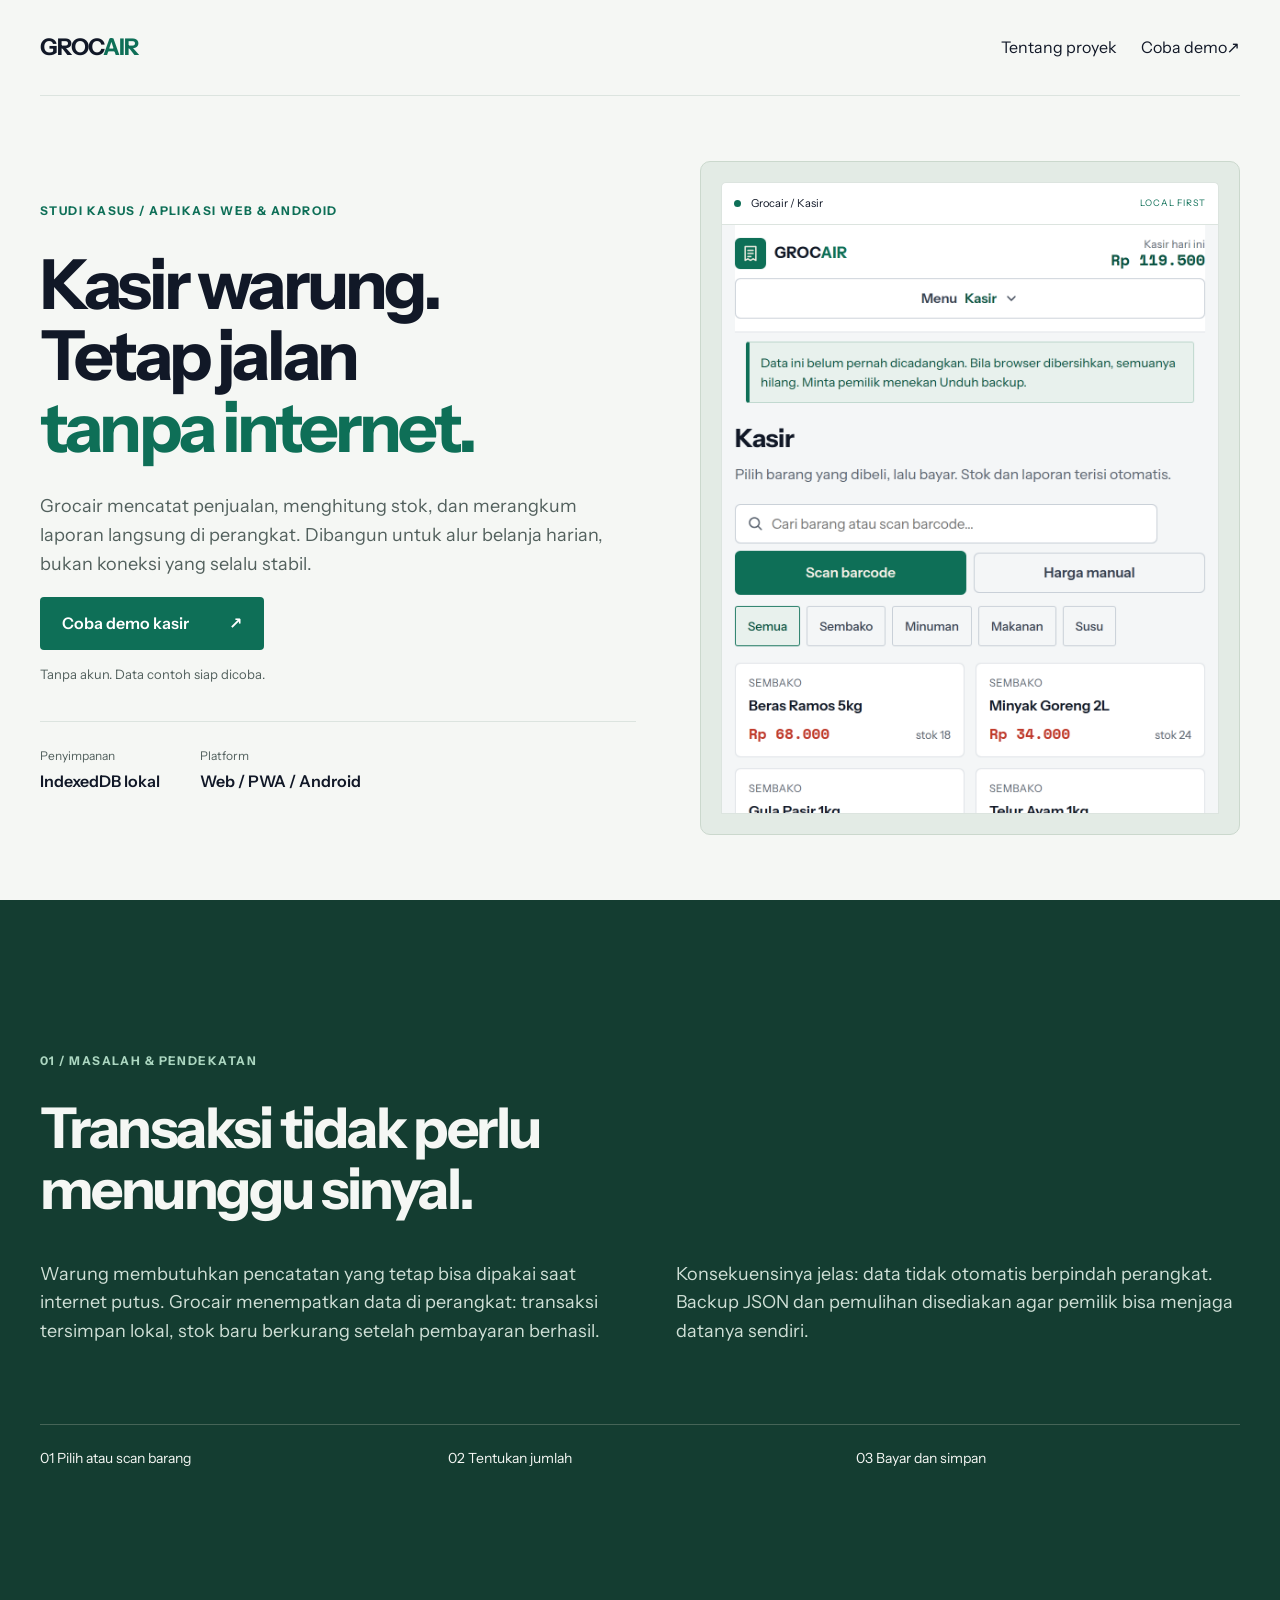
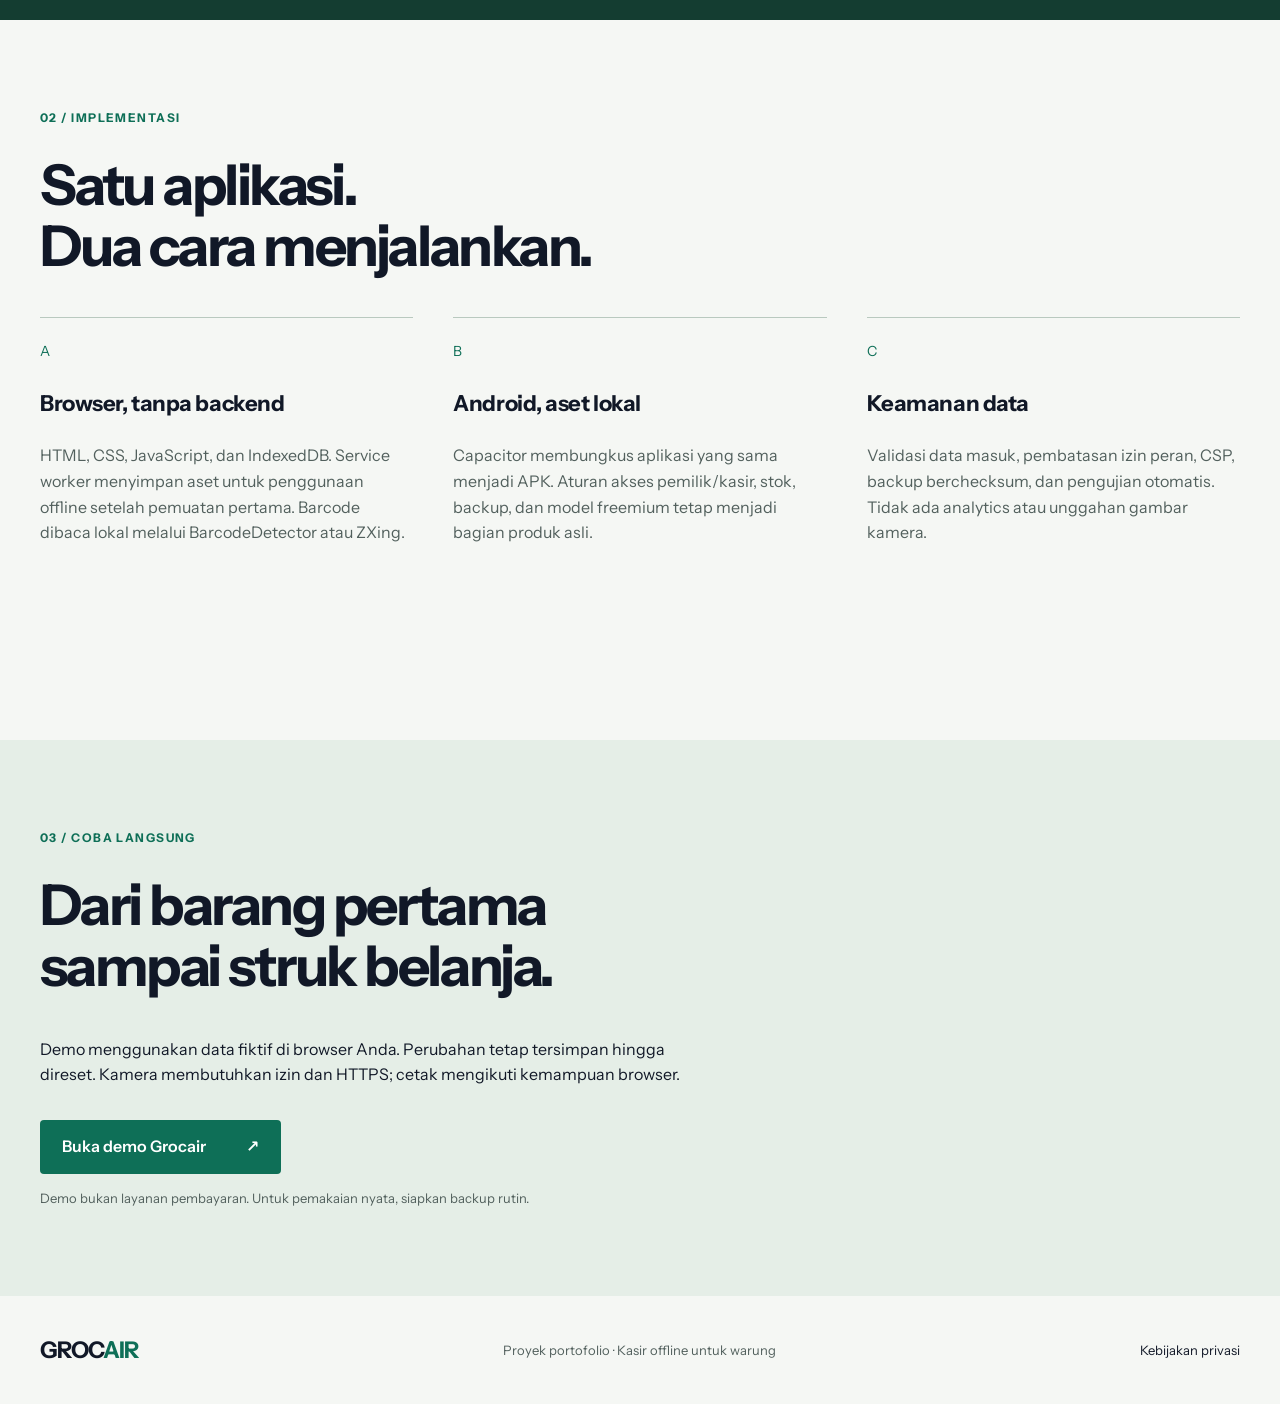
<file: index.html>
<!doctype html>
<html lang="id" data-type="software">
<head>
<meta charset="utf-8"><meta name="viewport" content="width=device-width,initial-scale=1">
<title>Grocair — Studi kasus aplikasi kasir offline</title>
<meta name="description" content="Proyek aplikasi kasir untuk warung: transaksi, stok, laporan, dan pemindai barcode lokal. Coba demo Grocair langsung di browser.">
<meta name="page-type" content="software"><meta name="site-kind" content="software">
<meta name="theme-color" content="#0e6f57"><meta property="og:title" content="Grocair — Kasir warung, tetap jalan tanpa internet"><meta property="og:description" content="Studi kasus pengembangan POS offline dengan JavaScript, IndexedDB, dan Capacitor."><meta property="og:type" content="website"><meta property="og:image" content="/screens/kasir.png">
<link rel="icon" href="icon.png"><link rel="stylesheet" href="fonts.css"><link rel="stylesheet" href="site.css">
</head>
<body>
<a class="skip" href="#main">Lewati navigasi</a>
<header class="wrap"><a class="wordmark" href="./" aria-label="Grocair beranda">GROC<span>AIR</span></a><nav aria-label="Navigasi proyek"><a href="#proyek">Tentang proyek</a><a href="demo/">Coba demo <span aria-hidden="true">↗</span></a></nav></header>
<main id="main">
<section class="hero wrap" aria-labelledby="title">
<div class="intro"><p class="eyebrow">STUDI KASUS / APLIKASI WEB & ANDROID</p><h1 id="title">Kasir warung.<br>Tetap jalan<br><em>tanpa internet.</em></h1><p class="lead">Grocair mencatat penjualan, menghitung stok, dan merangkum laporan langsung di perangkat. Dibangun untuk alur belanja harian, bukan koneksi yang selalu stabil.</p><a class="primary" href="demo/">Coba demo kasir <span aria-hidden="true">↗</span></a><p class="note">Tanpa akun. Data contoh siap dicoba.</p><dl class="facts"><div><dt>Penyimpanan</dt><dd>IndexedDB lokal</dd></div><div><dt>Platform</dt><dd>Web / PWA / Android</dd></div></dl></div>
<div class="product"><div class="window"><span class="dot"></span><span>Grocair / Kasir</span><span class="local">LOCAL FIRST</span></div><div class="screen"><img src="screens/kasir.png" width="1080" height="1920" alt="Antarmuka Grocair dengan pencarian barang, scan barcode, stok, keranjang, dan tombol bayar" fetchpriority="high"></div></div>
</section>
<section class="case" id="proyek"><div class="wrap"><p class="eyebrow">01 / MASALAH & PENDEKATAN</p><h2>Transaksi tidak perlu<br>menunggu sinyal.</h2><div class="columns"><p>Warung membutuhkan pencatatan yang tetap bisa dipakai saat internet putus. Grocair menempatkan data di perangkat: transaksi tersimpan lokal, stok baru berkurang setelah pembayaran berhasil.</p><p>Konsekuensinya jelas: data tidak otomatis berpindah perangkat. Backup JSON dan pemulihan disediakan agar pemilik bisa menjaga datanya sendiri.</p></div><div class="flow" aria-label="Alur transaksi"><span>01 Pilih atau scan barang</span><span>02 Tentukan jumlah</span><span>03 Bayar dan simpan</span></div></div></section>
<section class="engineering wrap"><p class="eyebrow">02 / IMPLEMENTASI</p><h2>Satu aplikasi.<br>Dua cara menjalankan.</h2><div class="details"><article><span class="number">A</span><h3>Browser, tanpa backend</h3><p>HTML, CSS, JavaScript, dan IndexedDB. Service worker menyimpan aset untuk penggunaan offline setelah pemuatan pertama. Barcode dibaca lokal melalui BarcodeDetector atau ZXing.</p></article><article><span class="number">B</span><h3>Android, aset lokal</h3><p>Capacitor membungkus aplikasi yang sama menjadi APK. Aturan akses pemilik/kasir, stok, backup, dan model freemium tetap menjadi bagian produk asli.</p></article><article><span class="number">C</span><h3>Keamanan data</h3><p>Validasi data masuk, pembatasan izin peran, CSP, backup berchecksum, dan pengujian otomatis. Tidak ada analytics atau unggahan gambar kamera.</p></article></div></section>
<section class="try"><div class="wrap"><p class="eyebrow">03 / COBA LANGSUNG</p><h2>Dari barang pertama<br>sampai struk belanja.</h2><p>Demo menggunakan data fiktif di browser Anda. Perubahan tetap tersimpan hingga direset. Kamera membutuhkan izin dan HTTPS; cetak mengikuti kemampuan browser.</p><a class="primary" href="demo/">Buka demo Grocair <span aria-hidden="true">↗</span></a><p class="note">Demo bukan layanan pembayaran. Untuk pemakaian nyata, siapkan backup rutin.</p></div></section>
</main>
<footer class="wrap"><span class="wordmark">GROC<span>AIR</span></span><p>Proyek portofolio · Kasir offline untuk warung</p><a href="demo/privacy-policy.html">Kebijakan privasi</a></footer>
</body></html>
</file>
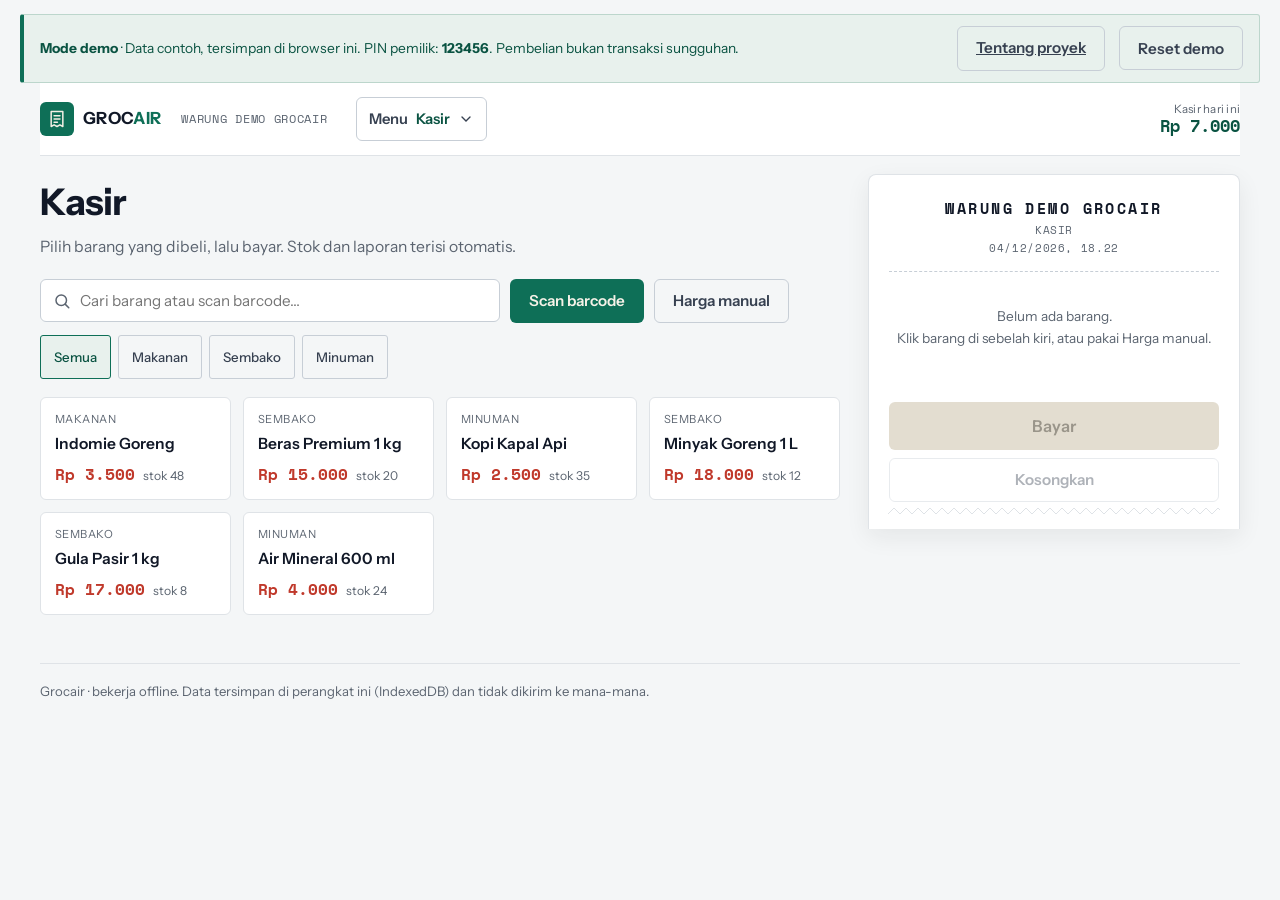
<file: demo/index.html>
<!doctype html>
<html lang="id">
<head>
  <meta charset="utf-8" />
  <meta name="viewport" content="width=device-width, initial-scale=1" />
  <meta name="description" content="Grocair — aplikasi kasir warung yang bekerja offline: catat penjualan, kelola stok, hitung margin, lihat laporan." />
  <title>Grocair — Kasir warung</title>

  <!-- Keamanan: hanya boleh memuat skrip/gaya/font dari file aplikasi ini sendiri.
       Tidak ada koneksi jaringan, tidak ada frame, tidak ada plugin. -->
  <meta http-equiv="Content-Security-Policy" content="default-src 'none'; script-src 'self'; style-src 'self' 'unsafe-inline'; img-src 'self' data:; font-src 'self'; connect-src 'none'; base-uri 'none'; form-action 'none'; object-src 'none'" />
  <meta name="referrer" content="no-referrer" />
  <meta name="theme-color" content="#0f766e" />
  <link rel="manifest" href="manifest.webmanifest" />

  <link rel="stylesheet" href="fonts.css" />
  <link rel="stylesheet" href="styles.css" />
  <link rel="stylesheet" href="print.css" media="print" />
  <!-- Ukuran kertas struk disuntik saat cetak: @page{size:58mm <tinggi>mm;margin:0}.
       Deklarasi `size: 58mm auto` tidak valid dan dibuang browser tanpa pesan. -->
  <style id="pageSize"></style>

</head>
<body>
  <div class="app">

    <header class="topbar">
      <a class="brand" href="#" data-go="kasir" aria-label="Grocair, ke kasir">
        <span class="brand-mark" aria-hidden="true">
          <svg viewBox="0 0 24 24" fill="none" stroke="currentColor" stroke-width="1.8" stroke-linecap="round" stroke-linejoin="round">
            <path d="M5 3h14v18l-3.5-2-3.5 2-3.5-2L5 21z" />
            <path d="M8.5 8h7M8.5 12h7M8.5 16h4" />
          </svg>
        </span>
        <span class="brand-word">GROC<span>AIR</span></span>
      </a>

      <p class="shop-name" id="tokoNama" title="Nama warung"></p>

      <details class="nav-menu" id="navMenu">
        <summary class="nav-trigger">
          <span>Menu</span>
          <span class="nav-current" id="navMenuLabel">Kasir</span>
          <svg viewBox="0 0 24 24" width="16" height="16" fill="none" stroke="currentColor" stroke-width="2" stroke-linecap="round" aria-hidden="true"><path d="M6 9l6 6 6-6"/></svg>
        </summary>
        <div class="nav-panel" role="group" aria-label="Navigasi utama">
          <button class="nav-btn" data-go="kasir" aria-current="page">Kasir</button>
          <button class="nav-btn" data-go="barang">Barang</button>
          <button class="nav-btn" data-go="kalkulator">Kalkulator</button>
          <button class="nav-btn" data-go="laporan">Laporan</button>
          <button class="nav-btn" data-go="pengaturan">Pengaturan</button>
        </div>
      </details>

      <div class="today" title="Total penjualan hari ini">
        <span>Kasir hari ini</span>
        <strong id="todayTotal">Rp 0</strong>
      </div>
    </header>

    <!-- Jam perangkat mundur > 6 jam dari catatan terakhir: lisensi tidak
         bisa dipercaya, tapi data tetap bisa dipakai. -->
    <div class="clock-banner" id="clockWarn" role="alert" hidden>
      Jam perangkat mundur lebih dari 6 jam dari catatan terakhir. Periksa tanggal &amp; waktu perangkat — lisensi mungkin tidak dikenali.
    </div>

    <!-- Pengingat cadangan: data hanya ada di perangkat ini. -->
    <div class="backup-banner" id="backupReminder" role="status" hidden>
      <span data-reminder-text></span>
      <button class="btn btn-ghost btn-sm" id="btnBackupReminder" type="button">Unduh backup</button>
    </div>

    <!-- Banner uji coba: muncul setelah hari ke-7 trial. -->
    <div class="trial-banner" id="trialBanner" role="status" hidden>
      <span id="trialBannerText"></span>
      <button class="btn btn-ghost btn-sm" id="btnTrialLihatPaket" type="button">Lihat paket</button>
    </div>

    <main>

      <!-- =============================== KASIR =============================== -->
      <section class="view" data-panel="kasir">
        <div class="kasir-layout">

          <div class="catalog">
            <div class="view-head">
              <h1>Kasir</h1>
              <p>Pilih barang yang dibeli, lalu bayar. Stok dan laporan terisi otomatis.</p>
            </div>

            <div class="catalog-tools">
              <div class="tools-row">
                <label class="search">
                  <svg viewBox="0 0 24 24" fill="none" stroke="currentColor" stroke-width="2" stroke-linecap="round" aria-hidden="true">
                    <circle cx="11" cy="11" r="7"></circle>
                    <line x1="21" y1="21" x2="16.5" y2="16.5"></line>
                  </svg>
                  <input id="kasirSearch" type="search" placeholder="Cari barang atau scan barcode…" autocomplete="off" />
                </label>
                <button class="btn btn-primary" id="btnScanKasir" type="button">Scan barcode</button>
                <button class="btn btn-ghost" id="btnManual" type="button">Harga manual</button>
              </div>
              <div class="chips" id="categoryChips" role="group" aria-label="Filter kategori"></div>
            </div>

            <div class="product-grid" id="productGrid"></div>
          </div>

          <aside class="receipt" id="receiptPanel" aria-label="Struk belanja">
            <div class="receipt-inner">
              <button class="receipt-close" id="receiptClose" type="button" aria-label="Tutup struk">×</button>
              <div class="receipt-head">
                <p class="receipt-shop" id="receiptShop">GROCAIR</p>
                <p class="receipt-sub" id="receiptAlamat">KASIR</p>
                <p class="receipt-sub" id="receiptDate">—</p>
              </div>

              <div class="receipt-items" id="receiptItems">
                <p class="receipt-empty">Belum ada barang.<br />Klik barang di sebelah kiri.</p>
              </div>

              <div class="receipt-totals" id="receiptTotals" hidden>
                <div class="receipt-row"><span>ITEM</span><span id="rtCount">0</span></div>
                <div class="receipt-row"><span>SUBTOTAL</span><span id="rtSubtotal">Rp 0</span></div>
                <div class="receipt-row" id="rowDiskon" hidden><span>DISKON</span><span id="rtDiskon">−Rp 0</span></div>
                <div class="receipt-row" id="rowBulat" hidden><span>PEMBULATAN</span><span id="rtBulat">Rp 0</span></div>
                <div class="receipt-row receipt-grand"><span>TOTAL</span><span id="rtTotal">Rp 0</span></div>
              </div>

              <div class="receipt-actions">
                <button class="btn btn-pay" id="btnPay" disabled>Bayar</button>
                <button class="btn btn-ghost btn-clear" id="btnClear" disabled>Kosongkan</button>
              </div>

              <div class="receipt-zig" aria-hidden="true"></div>
            </div>
          </aside>

        </div>
      </section>

      <!-- =============================== BARANG =============================== -->
      <section class="view" data-panel="barang" hidden>
        <div class="view-head split">
          <div>
            <h1>Barang</h1>
            <p>Kelola produk, stok, dan harga. Margin dihitung dari harga modal.</p>
          </div>
          <button class="btn btn-primary" id="btnAddProduct">Tambah barang</button>
        </div>

        <div class="table-tools">
          <label class="search search-wide">
            <svg viewBox="0 0 24 24" fill="none" stroke="currentColor" stroke-width="2" stroke-linecap="round" aria-hidden="true">
              <circle cx="11" cy="11" r="7"></circle>
              <line x1="21" y1="21" x2="16.5" y2="16.5"></line>
            </svg>
            <input id="barangSearch" type="search" placeholder="Cari nama atau barcode…" autocomplete="off" />
          </label>
          <p class="muted" id="barangCount">—</p>
        </div>

        <div class="table-wrap">
          <table class="table">
            <thead>
              <tr>
                <th>Barang</th>
                <th>Kategori</th>
                <th class="num">Modal</th>
                <th class="num">Jual</th>
                <th class="num">Margin</th>
                <th class="num">Stok</th>
                <th class="aksi-col" id="thAksi">Aksi</th>
              </tr>
            </thead>
            <tbody id="barangBody"></tbody>
          </table>
          <p class="empty-table" id="barangEmpty" hidden>Tidak ada barang yang cocok.</p>
        </div>
      </section>

      <!-- =============================== KALKULATOR =============================== -->
      <section class="view" data-panel="kalkulator" hidden>
        <div class="view-head">
          <h1>Kalkulator margin</h1>
          <p>Hitung modal per unit dan harga jual dari barang grosir. Cocok untuk warung yang beli karungan.</p>
        </div>

        <div class="kalk-layout">
          <form class="kalk-form" id="kalkForm" autocomplete="off">
            <label class="field">
              <span>Nama barang</span>
              <input type="text" id="k-nama" placeholder="Contoh: Beras Setra 50 kg" />
            </label>
            <div class="field-row">
              <label class="field">
                <span>Harga beli grosir (Rp)</span>
                <input type="number" id="k-grosir" min="0" step="any" placeholder="650000" />
              </label>
              <label class="field">
                <span>Total isi eceran</span>
                <input type="number" id="k-isi" min="0" step="any" placeholder="50" />
              </label>
            </div>
            <div class="field-row">
              <label class="field">
                <span>Biaya ops per unit (Rp)</span>
                <input type="number" id="k-ops" min="0" step="any" placeholder="0" value="0" />
              </label>
              <label class="field">
                <span>Target margin (%)</span>
                <input type="number" id="k-margin" min="0" step="any" placeholder="20" value="20" />
              </label>
            </div>
            <div class="kalk-actions">
              <button type="submit" class="btn btn-primary">Hitung</button>
              <button type="reset" class="btn btn-ghost" id="k-reset">Ulangi</button>
            </div>
          </form>

          <div class="kalk-result" id="kalkResult" aria-live="polite">
            <p class="kalk-empty">Isi form, lalu tekan Hitung. Rincian modal dan harga jual muncul di sini.</p>
          </div>
        </div>
      </section>

      <!-- =============================== LAPORAN =============================== -->
      <section class="view" data-panel="laporan" hidden>
        <div class="view-head">
          <h1>Laporan</h1>
          <p>Pilih rentang tanggal, lalu ekspor ke Excel bila perlu. Transaksi yang dibatalkan tidak dihitung.</p>
        </div>

        <div class="lap-filter" role="group" aria-label="Rentang laporan">
          <div class="lap-chips">
            <button class="chip" type="button" data-rentang="hari" aria-pressed="true">Hari ini</button>
            <button class="chip" type="button" data-rentang="minggu" aria-pressed="false">7 hari</button>
            <button class="chip" type="button" data-rentang="bulan" aria-pressed="false">Bulan ini</button>
          </div>
          <label class="lap-date">
            <span>Dari</span>
            <input type="date" id="lapDari" aria-label="Dari tanggal" />
          </label>
          <label class="lap-date">
            <span>Sampai</span>
            <input type="date" id="lapSampai" aria-label="Sampai tanggal" />
          </label>
          <button class="btn btn-ghost btn-sm" type="button" id="btnCsv">Ekspor CSV</button>
        </div>
        <p class="lap-ket" id="lapKet"></p>

        <div class="stats" id="statsGrid"></div>
        <p class="stock-note" id="stockNote" hidden></p>

        <div class="laporan-grid">
          <div class="panel">
            <h2>Produk terlaris</h2>
            <ol class="ranking" id="rankingList"></ol>
          </div>
          <div class="panel">
            <h2>Transaksi terakhir</h2>
            <div class="tx-list" id="txList"></div>
          </div>
        </div>

        <div class="panel">
          <div class="panel-head">
            <h2>Penjualan 7 hari</h2>
          </div>
          <div class="bars" id="salesBars"></div>
        </div>
      </section>

      <!-- =============================== PENGATURAN =============================== -->
      <section class="view" data-panel="pengaturan" hidden>
        <div class="view-head">
          <h1>Pengaturan</h1>
          <p>Nama warung, akses pemilik, dan PIN. Data tetap di perangkat ini.</p>
        </div>

        <div class="settings-grid">
          <div class="panel">
            <h2>Warung</h2>
            <dl class="kv" id="setToko"></dl>
          </div>
          <div class="panel">
            <h2>Akses</h2>
            <div id="setAkses"></div>
            <button type="button" class="btn btn-ghost" id="btnPaketDirect" hidden>Aktivasi / perpanjang paket</button>
          </div>
          <div class="panel" id="setData">
            <h2>Data &amp; cadangan</h2>
            <p class="modal-hint" id="dataStatus"></p>
            <div class="data-actions">
              <button class="btn btn-primary" id="btnBackup" type="button">Unduh backup</button>
              <button class="btn btn-ghost" id="btnPulihkan" type="button">Pulihkan dari file</button>
              <input type="file" id="filePulihkan" accept=".json,application/json" hidden />
            </div>
            <p class="modal-hint" id="dataKunci" hidden>Hanya pemilik yang bisa mengunduh backup atau memulihkan data.</p>
            <div class="data-danger">
              <button class="btn btn-danger btn-sm" id="btnReset" type="button">Hapus semua data</button>
            </div>
          </div>
        </div>
      </section>

    </main>

    <!-- Bar bawah: satu-satunya jalan ke pembayaran di layar kecil,
         dan tetap ada di desktop supaya alurnya sama. -->
    <div class="cart-bar" id="cartBar" hidden>
      <button class="cart-bar-info" id="cartBarOpen" type="button" aria-label="Lihat isi struk">
        <span class="cb-count" id="cartBarCount">0 barang</span>
        <span class="cb-total" id="cartBarTotal">Rp 0</span>
      </button>
      <button class="btn btn-ghost cb-diskon" id="btnDiskon" type="button">Diskon</button>
      <button class="btn btn-pay cb-pay" id="cartBarPay" type="button">Bayar</button>
    </div>

    <footer class="footer">
      <p>Grocair · bekerja offline. Data tersimpan di perangkat ini (IndexedDB) dan tidak dikirim ke mana-mana.</p>
    </footer>
  </div>

  <div class="overlay" id="onboarding" role="dialog" aria-modal="true" aria-labelledby="onbJudul" hidden>
    <div class="onb-card">
      <div class="onb-top">
        <p class="onb-brand">grocair</p>
        <p class="onb-step" id="onbLangkah">1/4</p>
      </div>
      <h2 class="onb-judul" id="onbJudul">Siapkan warung</h2>
      <form class="onb-form" id="onbForm" autocomplete="off" novalidate></form>
    </div>
  </div>

  <div class="overlay lock" id="lock" role="dialog" aria-modal="true" aria-labelledby="lockJudul" hidden>
    <div class="lock-card">
      <p class="onb-brand">grocair</p>
      <h2 class="lock-judul" id="lockJudul">Masukkan PIN</h2>
      <p class="lock-sub" id="lockSub"></p>
      <div class="lock-dots" id="lockDots" aria-hidden="true">
        <span></span><span></span><span></span><span></span><span></span><span></span>
      </div>
      <p class="lock-msg" id="lockMsg" role="status" aria-live="polite"></p>
      <div class="lock-pad" id="lockPad" role="group" aria-label="Keypad PIN"></div>
      <button class="link-btn" id="btnLupaPin" type="button">Lupa PIN</button>
    </div>
  </div>

  <div class="modal-root" id="modalRoot" hidden></div>
  <dialog id="scannerDialog" aria-labelledby="scannerTitle">
    <div class="modal-head">
      <h2 id="scannerTitle">Scan barcode</h2>
      <button type="button" class="btn btn-ghost" id="scannerClose" aria-label="Tutup kamera">Tutup</button>
    </div>
    <video id="scannerVideo" autoplay muted playsinline aria-label="Pratinjau kamera barcode"></video>
    <p id="scannerStatus" role="status" aria-live="polite"></p>
    <button type="button" class="btn btn-ghost" id="scannerManual">Ketik angka manual</button>
  </dialog>

  <!-- Layar kunci fitur lanjutan (trial habis → paket langganan). -->
  <div class="layar-terkunci" id="layarLangganan" hidden
       data-locked="laporan" role="dialog" aria-modal="true"
       aria-labelledby="lockJudul">
    <div class="layar-terkunci-kartu">
      <p class="eyebrow" id="lockEyebrow">Fitur lanjutan</p>
      <h2 id="lockJudul">Coba gratis 30 hari</h2>
      <p class="lock-desc" id="lockDesc"></p>
      <div class="paket-list">
        <button type="button" class="paket" data-paket="bulanan">
          <span class="paket-nama">Bulanan</span>
          <strong class="paket-harga">Rp 25.000<span>/bln</span></strong>
          <span class="paket-sku">grocair_bulanan</span>
        </button>
        <button type="button" class="paket" data-paket="tahunan">
          <span class="paket-nama">Tahunan</span>
          <strong class="paket-harga">Rp 199.000<span>/thn</span></strong>
          <span class="paket-sku">grocair_tahunan</span>
        </button>
      </div>
      <section id="directWaActions" hidden aria-label="Aktivasi manual">
        <p>Bayar QRIS/transfer melalui WhatsApp penjual. Tidak diperpanjang otomatis.</p>
        <label for="directInstallId">Kode instalasi (satu instalasi)</label>
        <input id="directInstallId" readonly />
        <button type="button" class="btn btn-ghost" id="btnCopyInstallId">Salin kode instalasi</button>
        <p>Jika WhatsApp tidak terbuka, kirim pesan berikut ke +6288294034375:</p>
        <textarea id="directPesan" readonly aria-label="Pesan pembelian" rows="4"></textarea>
        <label for="inputKodeLisensi">Kode aktivasi dari penjual</label>
        <textarea id="inputKodeLisensi" maxlength="8192" rows="3" spellcheck="false"></textarea>
        <button type="button" class="btn" id="btnAktifkanKode">Aktifkan kode (pemilik)</button>
        <p id="directStatus" role="status"></p>
      </section>
      <div class="modal-actions">
        <button type="button" class="btn btn-ghost" id="btnPulihkanPaket">Pulihkan pembelian</button>
        <button type="button" class="btn btn-ghost" id="btnTutupPaket">Nanti saja</button>
      </div>
    </div>
  </div>

  <div class="toasts" id="toasts" aria-live="polite"></div>

  <!-- Struk untuk dicetak. Sengaja DI LUAR .app: modal position:fixed akan
       terpotong di halaman cetak. Di layar node ini digeser keluar viewport
       supaya bisa diukur tingginya, dan print.css menampilkannya saat cetak. -->
  <div id="printArea" aria-hidden="true"></div>

  <!-- Kunci publik lisensi ada di license.js (default), tidak inline:
       CSP script-src 'self' memblokir script inline. Private key ada di
       penjual (env GROCAIR_PRIVATE_KEY), tidak pernah dikirim ke klien. -->
  <script defer src="sanitize.js"></script>
  <script defer src="store.js"></script>
  <script defer src="auth.js"></script>
  <script defer src="backup.js"></script>
  <script defer src="receipt.js"></script>
  <script defer src="license.js"></script>
  <script defer src="flavor.js"></script>
  <script defer src="entitlement.js"></script>
  <script defer src="billing-mock.js"></script>
  <script defer src="vendor/zxing.min.js"></script>
  <script defer src="scanner.js"></script>
  <script defer src="demo.js"></script>
</body>
</html>
</file>
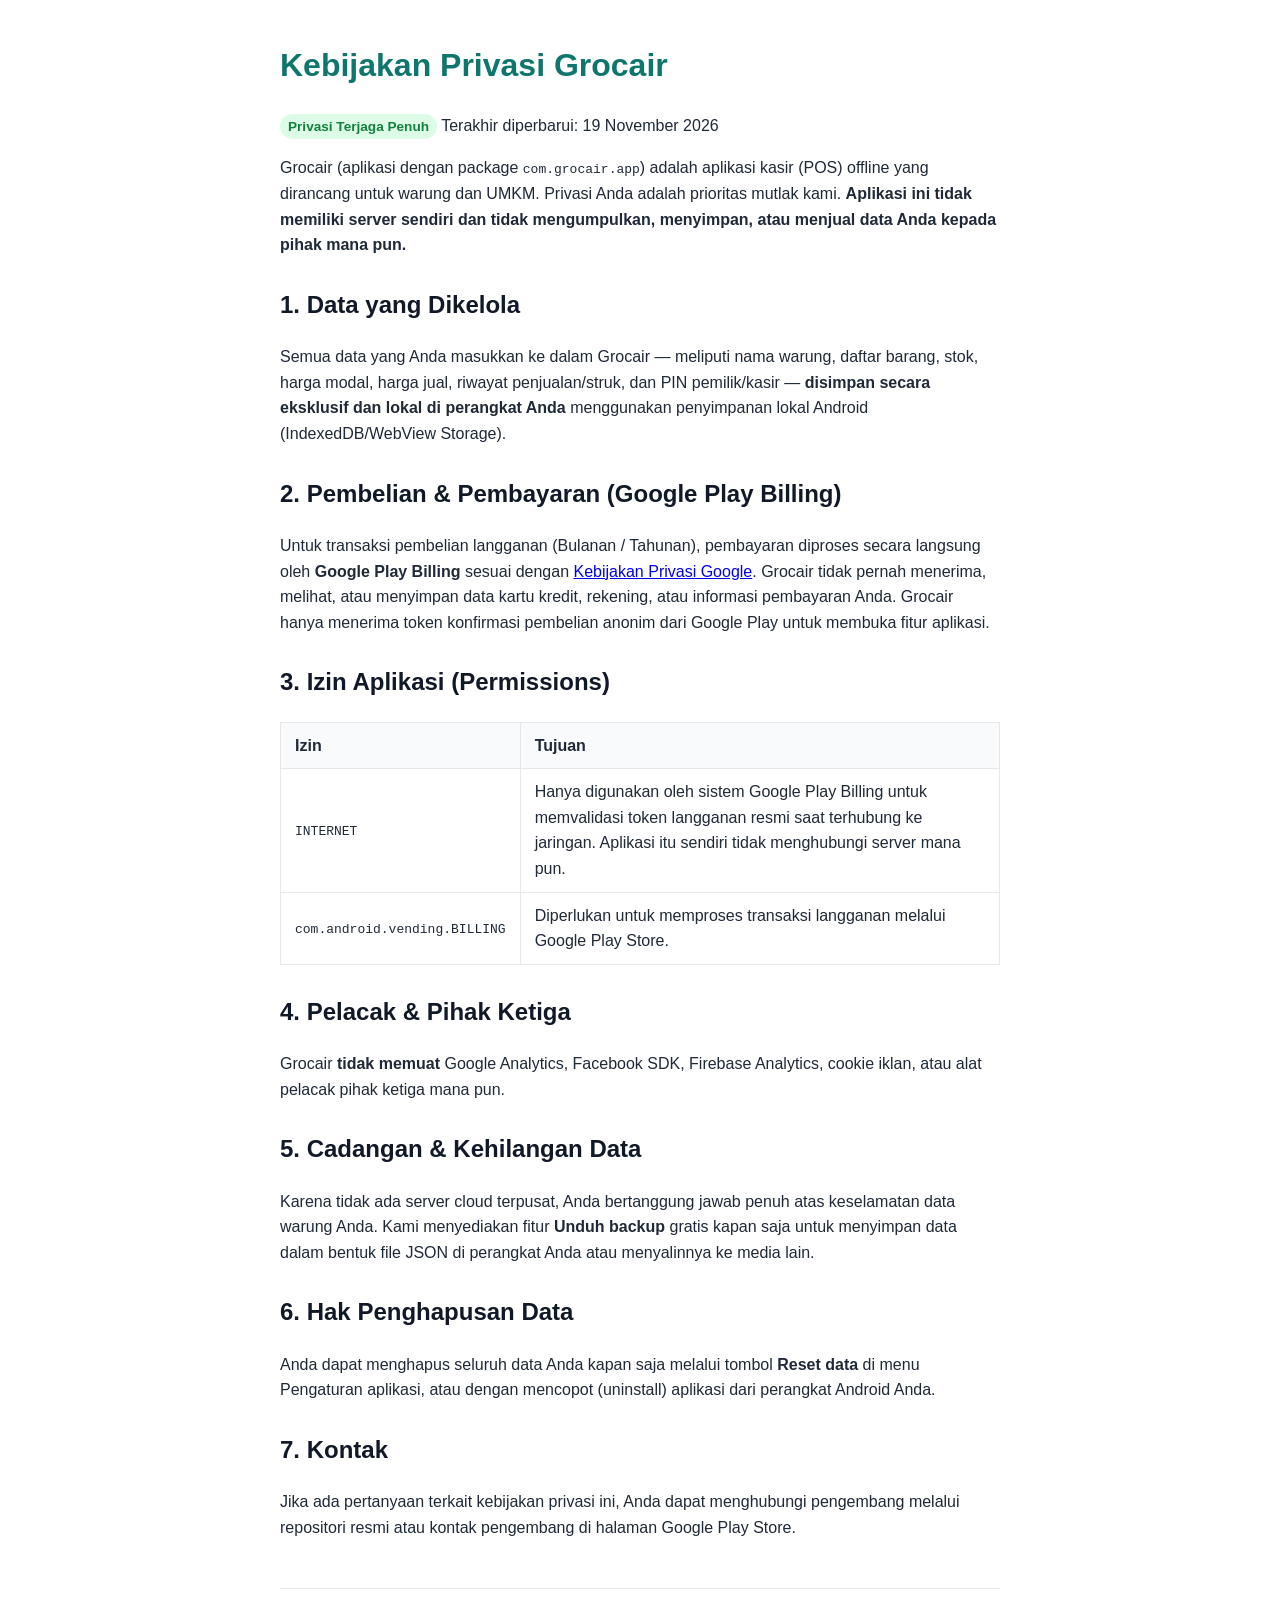
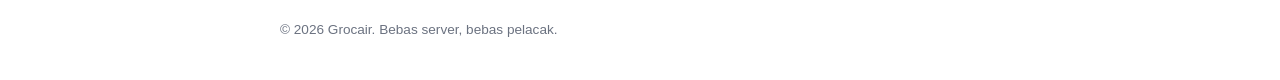
<file: privacy-policy.html>
<!doctype html>
<html lang="id">
<head>
  <meta charset="utf-8" />
  <meta name="viewport" content="width=device-width, initial-scale=1" />
  <title>Kebijakan Privasi — Grocair</title>
  <style>
    body { font-family: -apple-system, BlinkMacSystemFont, "Segoe UI", Roboto, sans-serif; line-height: 1.6; max-width: 720px; margin: 40px auto; padding: 0 20px; color: #1f2937; }
    h1 { color: #0f766e; }
    h2 { margin-top: 28px; color: #111827; }
    table { width: 100%; border-collapse: collapse; margin: 16px 0; }
    th, td { border: 1px solid #e5e7eb; padding: 10px 14px; text-align: left; }
    th { background: #f9fafb; }
    .badge { display: inline-block; background: #dcfce7; color: #15803d; padding: 2px 8px; border-radius: 999px; font-size: 0.85rem; font-weight: 600; }
    footer { margin-top: 48px; padding-top: 16px; border-top: 1px solid #e5e7eb; font-size: 0.85rem; color: #6b7280; }
  </style>
</head>
<body>
  <h1>Kebijakan Privasi Grocair</h1>
  <p><span class="badge">Privasi Terjaga Penuh</span> Terakhir diperbarui: 19 November 2026</p>

  <p>Grocair (aplikasi dengan package <code>com.grocair.app</code>) adalah aplikasi kasir (POS) offline yang dirancang untuk warung dan UMKM. Privasi Anda adalah prioritas mutlak kami. <strong>Aplikasi ini tidak memiliki server sendiri dan tidak mengumpulkan, menyimpan, atau menjual data Anda kepada pihak mana pun.</strong></p>

  <h2>1. Data yang Dikelola</h2>
  <p>Semua data yang Anda masukkan ke dalam Grocair — meliputi nama warung, daftar barang, stok, harga modal, harga jual, riwayat penjualan/struk, dan PIN pemilik/kasir — <strong>disimpan secara eksklusif dan lokal di perangkat Anda</strong> menggunakan penyimpanan lokal Android (IndexedDB/WebView Storage).</p>

  <h2>2. Pembelian &amp; Pembayaran (Google Play Billing)</h2>
  <p>Untuk transaksi pembelian langganan (Bulanan / Tahunan), pembayaran diproses secara langsung oleh <strong>Google Play Billing</strong> sesuai dengan <a href="https://policies.google.com/privacy" target="_blank" rel="noopener">Kebijakan Privasi Google</a>. Grocair tidak pernah menerima, melihat, atau menyimpan data kartu kredit, rekening, atau informasi pembayaran Anda. Grocair hanya menerima token konfirmasi pembelian anonim dari Google Play untuk membuka fitur aplikasi.</p>

  <h2>3. Izin Aplikasi (Permissions)</h2>
  <table>
    <thead><tr><th>Izin</th><th>Tujuan</th></tr></thead>
    <tbody>
      <tr>
        <td><code>INTERNET</code></td>
        <td>Hanya digunakan oleh sistem Google Play Billing untuk memvalidasi token langganan resmi saat terhubung ke jaringan. Aplikasi itu sendiri tidak menghubungi server mana pun.</td>
      </tr>
      <tr>
        <td><code>com.android.vending.BILLING</code></td>
        <td>Diperlukan untuk memproses transaksi langganan melalui Google Play Store.</td>
      </tr>
    </tbody>
  </table>

  <h2>4. Pelacak &amp; Pihak Ketiga</h2>
  <p>Grocair <strong>tidak memuat</strong> Google Analytics, Facebook SDK, Firebase Analytics, cookie iklan, atau alat pelacak pihak ketiga mana pun.</p>

  <h2>5. Cadangan &amp; Kehilangan Data</h2>
  <p>Karena tidak ada server cloud terpusat, Anda bertanggung jawab penuh atas keselamatan data warung Anda. Kami menyediakan fitur <strong>Unduh backup</strong> gratis kapan saja untuk menyimpan data dalam bentuk file JSON di perangkat Anda atau menyalinnya ke media lain.</p>

  <h2>6. Hak Penghapusan Data</h2>
  <p>Anda dapat menghapus seluruh data Anda kapan saja melalui tombol <strong>Reset data</strong> di menu Pengaturan aplikasi, atau dengan mencopot (uninstall) aplikasi dari perangkat Android Anda.</p>

  <h2>7. Kontak</h2>
  <p>Jika ada pertanyaan terkait kebijakan privasi ini, Anda dapat menghubungi pengembang melalui repositori resmi atau kontak pengembang di halaman Google Play Store.</p>

  <footer>
    <p>&copy; 2026 Grocair. Bebas server, bebas pelacak.</p>
  </footer>
</body>
</html>
</file>
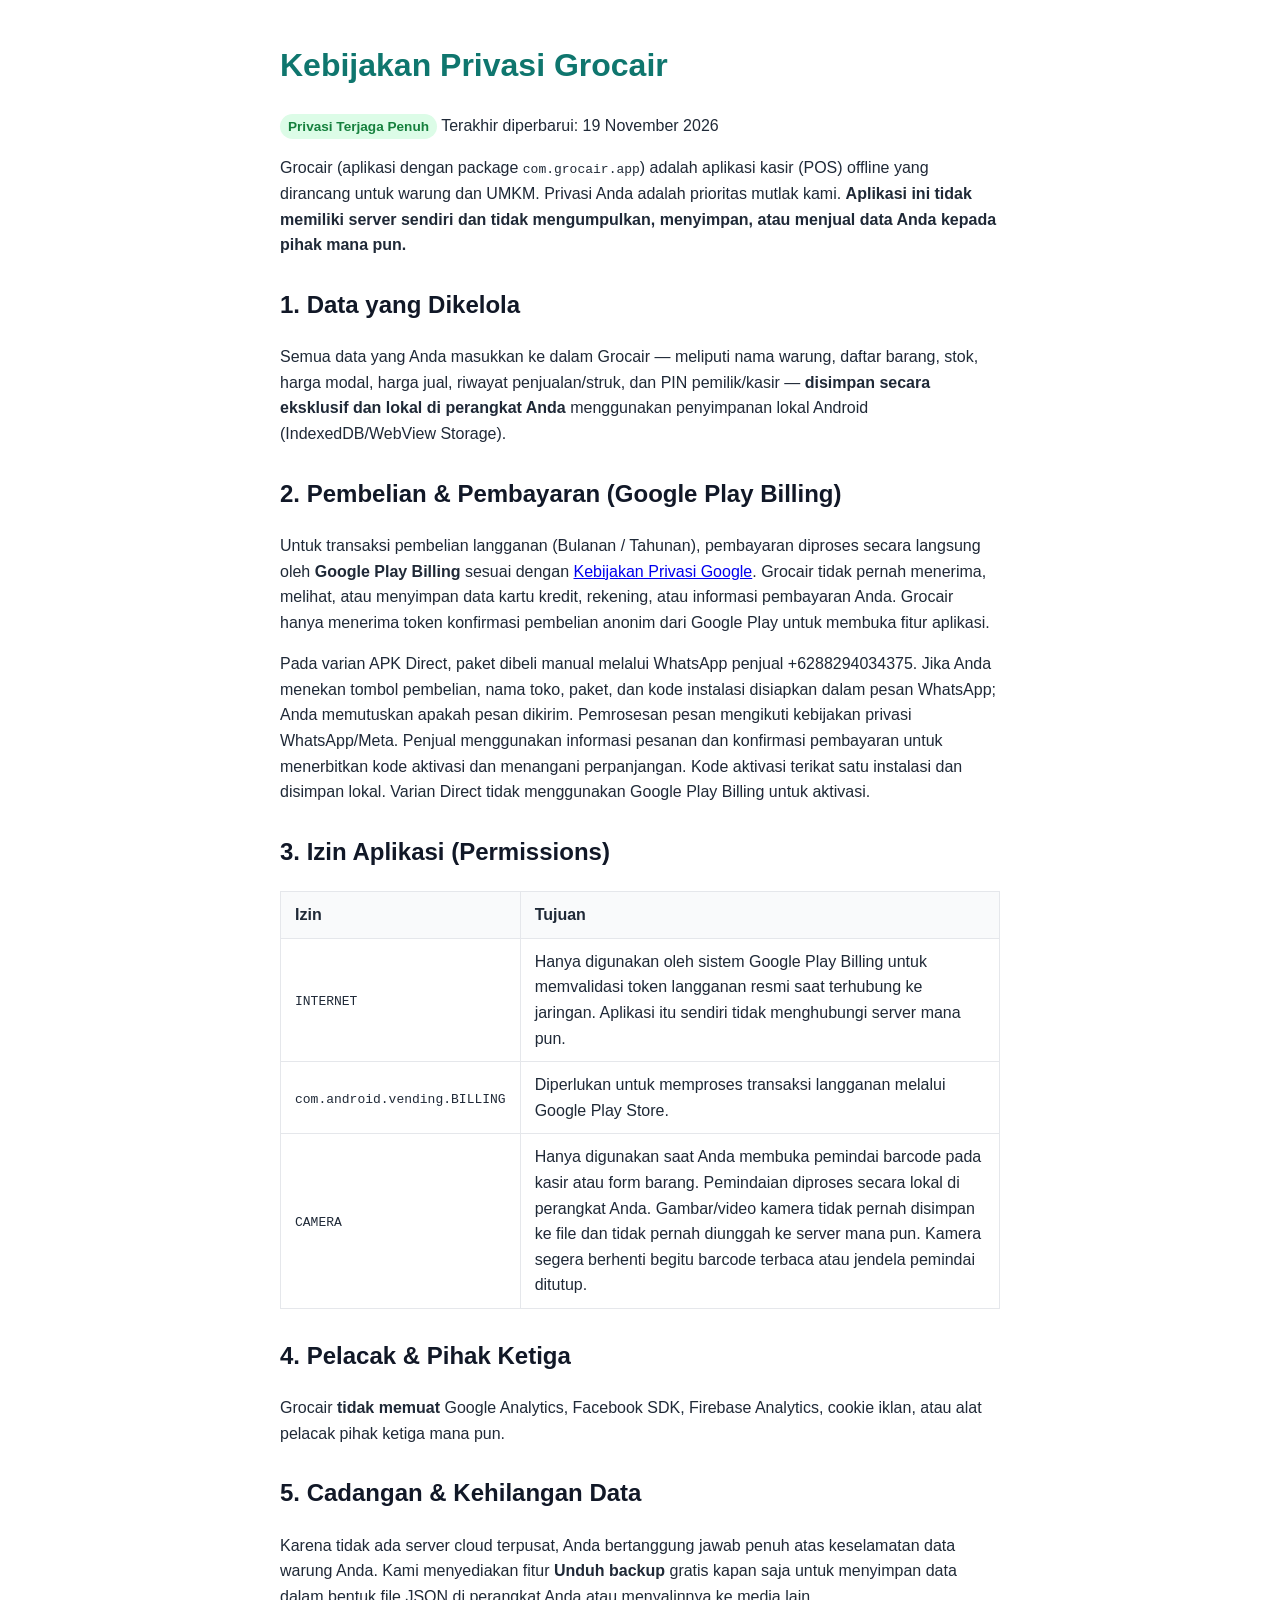
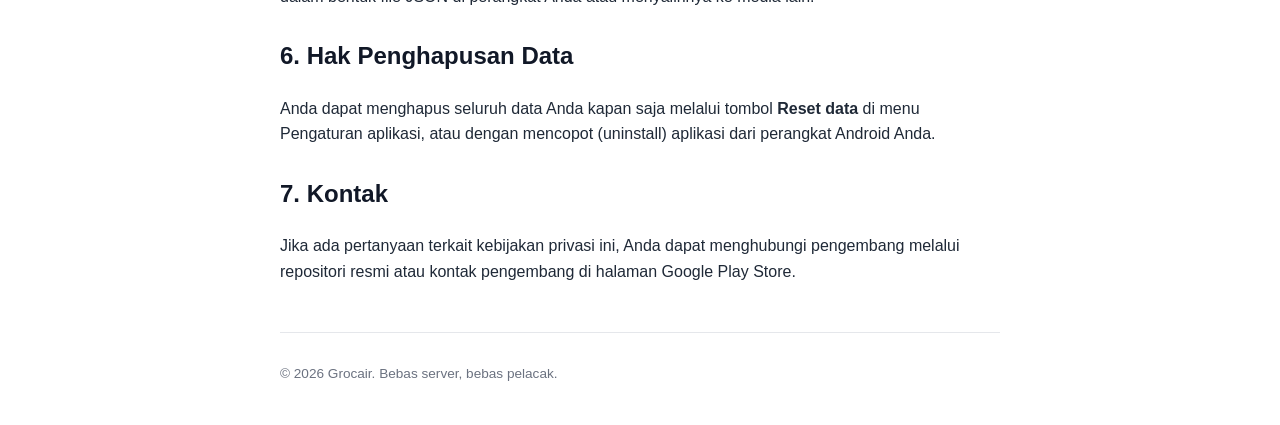
<file: demo/privacy-policy.html>
<!doctype html>
<html lang="id">
<head>
  <meta charset="utf-8" />
  <meta name="viewport" content="width=device-width, initial-scale=1" />
  <title>Kebijakan Privasi — Grocair</title>
  <style>
    body { font-family: -apple-system, BlinkMacSystemFont, "Segoe UI", Roboto, sans-serif; line-height: 1.6; max-width: 720px; margin: 40px auto; padding: 0 20px; color: #1f2937; }
    h1 { color: #0f766e; }
    h2 { margin-top: 28px; color: #111827; }
    table { width: 100%; border-collapse: collapse; margin: 16px 0; }
    th, td { border: 1px solid #e5e7eb; padding: 10px 14px; text-align: left; }
    th { background: #f9fafb; }
    .badge { display: inline-block; background: #dcfce7; color: #15803d; padding: 2px 8px; border-radius: 999px; font-size: 0.85rem; font-weight: 600; }
    footer { margin-top: 48px; padding-top: 16px; border-top: 1px solid #e5e7eb; font-size: 0.85rem; color: #6b7280; }
  </style>
</head>
<body>
  <h1>Kebijakan Privasi Grocair</h1>
  <p><span class="badge">Privasi Terjaga Penuh</span> Terakhir diperbarui: 19 November 2026</p>

  <p>Grocair (aplikasi dengan package <code>com.grocair.app</code>) adalah aplikasi kasir (POS) offline yang dirancang untuk warung dan UMKM. Privasi Anda adalah prioritas mutlak kami. <strong>Aplikasi ini tidak memiliki server sendiri dan tidak mengumpulkan, menyimpan, atau menjual data Anda kepada pihak mana pun.</strong></p>

  <h2>1. Data yang Dikelola</h2>
  <p>Semua data yang Anda masukkan ke dalam Grocair — meliputi nama warung, daftar barang, stok, harga modal, harga jual, riwayat penjualan/struk, dan PIN pemilik/kasir — <strong>disimpan secara eksklusif dan lokal di perangkat Anda</strong> menggunakan penyimpanan lokal Android (IndexedDB/WebView Storage).</p>

  <h2>2. Pembelian &amp; Pembayaran (Google Play Billing)</h2>
  <p>Untuk transaksi pembelian langganan (Bulanan / Tahunan), pembayaran diproses secara langsung oleh <strong>Google Play Billing</strong> sesuai dengan <a href="https://policies.google.com/privacy" target="_blank" rel="noopener">Kebijakan Privasi Google</a>. Grocair tidak pernah menerima, melihat, atau menyimpan data kartu kredit, rekening, atau informasi pembayaran Anda. Grocair hanya menerima token konfirmasi pembelian anonim dari Google Play untuk membuka fitur aplikasi.</p>

  <p>Pada varian APK Direct, paket dibeli manual melalui WhatsApp penjual +6288294034375. Jika Anda menekan tombol pembelian, nama toko, paket, dan kode instalasi disiapkan dalam pesan WhatsApp; Anda memutuskan apakah pesan dikirim. Pemrosesan pesan mengikuti kebijakan privasi WhatsApp/Meta. Penjual menggunakan informasi pesanan dan konfirmasi pembayaran untuk menerbitkan kode aktivasi dan menangani perpanjangan. Kode aktivasi terikat satu instalasi dan disimpan lokal. Varian Direct tidak menggunakan Google Play Billing untuk aktivasi.</p>

  <h2>3. Izin Aplikasi (Permissions)</h2>
  <table>
    <thead><tr><th>Izin</th><th>Tujuan</th></tr></thead>
    <tbody>
      <tr>
        <td><code>INTERNET</code></td>
        <td>Hanya digunakan oleh sistem Google Play Billing untuk memvalidasi token langganan resmi saat terhubung ke jaringan. Aplikasi itu sendiri tidak menghubungi server mana pun.</td>
      </tr>
      <tr>
        <td><code>com.android.vending.BILLING</code></td>
        <td>Diperlukan untuk memproses transaksi langganan melalui Google Play Store.</td>
      </tr>
      <tr>
        <td><code>CAMERA</code></td>
        <td>Hanya digunakan saat Anda membuka pemindai barcode pada kasir atau form barang. Pemindaian diproses secara lokal di perangkat Anda. Gambar/video kamera tidak pernah disimpan ke file dan tidak pernah diunggah ke server mana pun. Kamera segera berhenti begitu barcode terbaca atau jendela pemindai ditutup.</td>
      </tr>
    </tbody>
  </table>

  <h2>4. Pelacak &amp; Pihak Ketiga</h2>
  <p>Grocair <strong>tidak memuat</strong> Google Analytics, Facebook SDK, Firebase Analytics, cookie iklan, atau alat pelacak pihak ketiga mana pun.</p>

  <h2>5. Cadangan &amp; Kehilangan Data</h2>
  <p>Karena tidak ada server cloud terpusat, Anda bertanggung jawab penuh atas keselamatan data warung Anda. Kami menyediakan fitur <strong>Unduh backup</strong> gratis kapan saja untuk menyimpan data dalam bentuk file JSON di perangkat Anda atau menyalinnya ke media lain.</p>

  <h2>6. Hak Penghapusan Data</h2>
  <p>Anda dapat menghapus seluruh data Anda kapan saja melalui tombol <strong>Reset data</strong> di menu Pengaturan aplikasi, atau dengan mencopot (uninstall) aplikasi dari perangkat Android Anda.</p>

  <h2>7. Kontak</h2>
  <p>Jika ada pertanyaan terkait kebijakan privasi ini, Anda dapat menghubungi pengembang melalui repositori resmi atau kontak pengembang di halaman Google Play Store.</p>

  <footer>
    <p>&copy; 2026 Grocair. Bebas server, bebas pelacak.</p>
  </footer>
</body>
</html>
</file>
<file: fonts.css>
/* Font self-hosted — tidak ada request ke pihak ketiga. Subset latin. */
@font-face {
  font-family: 'Bricolage Grotesque';
  font-style: normal;
  font-weight: 600;
  font-stretch: 100%;
  font-display: swap;
  src: url(fonts/bricolage-grotesque-600.woff2) format('woff2');
  unicode-range: U+0000-00FF, U+0131, U+0152-0153, U+02BB-02BC, U+02C6, U+02DA, U+02DC, U+0304, U+0308, U+0329, U+2000-206F, U+20AC, U+2122, U+2191, U+2193, U+2212, U+2215, U+FEFF, U+FFFD;
}
@font-face {
  font-family: 'Bricolage Grotesque';
  font-style: normal;
  font-weight: 700;
  font-stretch: 100%;
  font-display: swap;
  src: url(fonts/bricolage-grotesque-600.woff2) format('woff2');
  unicode-range: U+0000-00FF, U+0131, U+0152-0153, U+02BB-02BC, U+02C6, U+02DA, U+02DC, U+0304, U+0308, U+0329, U+2000-206F, U+20AC, U+2122, U+2191, U+2193, U+2212, U+2215, U+FEFF, U+FFFD;
}
@font-face {
  font-family: 'Bricolage Grotesque';
  font-style: normal;
  font-weight: 800;
  font-stretch: 100%;
  font-display: swap;
  src: url(fonts/bricolage-grotesque-600.woff2) format('woff2');
  unicode-range: U+0000-00FF, U+0131, U+0152-0153, U+02BB-02BC, U+02C6, U+02DA, U+02DC, U+0304, U+0308, U+0329, U+2000-206F, U+20AC, U+2122, U+2191, U+2193, U+2212, U+2215, U+FEFF, U+FFFD;
}
@font-face {
  font-family: 'Instrument Sans';
  font-style: normal;
  font-weight: 400;
  font-stretch: 100%;
  font-display: swap;
  src: url(fonts/instrument-sans-400.woff2) format('woff2');
  unicode-range: U+0000-00FF, U+0131, U+0152-0153, U+02BB-02BC, U+02C6, U+02DA, U+02DC, U+0304, U+0308, U+0329, U+2000-206F, U+20AC, U+2122, U+2191, U+2193, U+2212, U+2215, U+FEFF, U+FFFD;
}
@font-face {
  font-family: 'Instrument Sans';
  font-style: normal;
  font-weight: 500;
  font-stretch: 100%;
  font-display: swap;
  src: url(fonts/instrument-sans-400.woff2) format('woff2');
  unicode-range: U+0000-00FF, U+0131, U+0152-0153, U+02BB-02BC, U+02C6, U+02DA, U+02DC, U+0304, U+0308, U+0329, U+2000-206F, U+20AC, U+2122, U+2191, U+2193, U+2212, U+2215, U+FEFF, U+FFFD;
}
@font-face {
  font-family: 'Instrument Sans';
  font-style: normal;
  font-weight: 600;
  font-stretch: 100%;
  font-display: swap;
  src: url(fonts/instrument-sans-400.woff2) format('woff2');
  unicode-range: U+0000-00FF, U+0131, U+0152-0153, U+02BB-02BC, U+02C6, U+02DA, U+02DC, U+0304, U+0308, U+0329, U+2000-206F, U+20AC, U+2122, U+2191, U+2193, U+2212, U+2215, U+FEFF, U+FFFD;
}
@font-face {
  font-family: 'Instrument Sans';
  font-style: normal;
  font-weight: 700;
  font-stretch: 100%;
  font-display: swap;
  src: url(fonts/instrument-sans-400.woff2) format('woff2');
  unicode-range: U+0000-00FF, U+0131, U+0152-0153, U+02BB-02BC, U+02C6, U+02DA, U+02DC, U+0304, U+0308, U+0329, U+2000-206F, U+20AC, U+2122, U+2191, U+2193, U+2212, U+2215, U+FEFF, U+FFFD;
}
@font-face {
  font-family: 'Space Mono';
  font-style: normal;
  font-weight: 400;
  font-display: swap;
  src: url(fonts/space-mono-400.woff2) format('woff2');
  unicode-range: U+0000-00FF, U+0131, U+0152-0153, U+02BB-02BC, U+02C6, U+02DA, U+02DC, U+0304, U+0308, U+0329, U+2000-206F, U+20AC, U+2122, U+2191, U+2193, U+2212, U+2215, U+FEFF, U+FFFD;
}
@font-face {
  font-family: 'Space Mono';
  font-style: normal;
  font-weight: 700;
  font-display: swap;
  src: url(fonts/space-mono-700.woff2) format('woff2');
  unicode-range: U+0000-00FF, U+0131, U+0152-0153, U+02BB-02BC, U+02C6, U+02DA, U+02DC, U+0304, U+0308, U+0329, U+2000-206F, U+20AC, U+2122, U+2191, U+2193, U+2212, U+2215, U+FEFF, U+FFFD;
}
</file>
<file: site.css>
:root{--ink:#111827;--muted:#52605d;--green:#0e6f57;--line:#dce4df;--paper:#f5f7f4}*{box-sizing:border-box}html{scroll-behavior:smooth}body{margin:0;background:var(--paper);color:var(--ink);font:16px/1.6 'Instrument Sans',system-ui,sans-serif}a{color:inherit;text-decoration:none}a:focus-visible{outline:3px solid var(--green);outline-offset:5px}.wrap{width:min(1240px,calc(100% - 80px));margin-inline:auto}header{min-height:96px;display:flex;align-items:center;justify-content:space-between;border-bottom:1px solid var(--line);gap:24px}.wordmark{font-size:23px;font-weight:700;letter-spacing:-.04em}.wordmark span{color:var(--green)}nav{display:flex;gap:24px;align-items:center}nav a,footer a{min-height:44px;display:inline-flex;align-items:center}nav a:hover,footer a:hover{text-decoration:underline;text-underline-offset:6px}.skip{position:fixed;top:8px;left:8px;transform:translateY(-160%);background:white;padding:12px;z-index:10}.skip:focus{transform:none}.hero{display:grid;grid-template-columns:1.05fr .95fr;gap:64px;align-items:center;min-height:calc(100svh - 96px);padding-block:64px}.eyebrow{font-size:12px;font-weight:700;letter-spacing:.12em;color:var(--green);margin:0 0 28px}h1,h2,h3,p{margin-top:0}h1{font-size:clamp(44px,5.4vw,76px);line-height:1.04;letter-spacing:-.055em;margin-bottom:28px}h1 em{font-style:normal;color:var(--green)}.lead{max-width:49ch;font-size:18px;color:var(--muted)}.primary{display:inline-flex;justify-content:space-between;align-items:center;gap:40px;min-height:52px;background:var(--green);color:white;padding:14px 22px;border-radius:4px;font-weight:600;transition:transform .18s,background .18s}.primary:hover{background:#095340;transform:translateY(-2px)}.primary:active{transform:translateY(1px)}.note{font-size:13px;color:var(--muted);margin:14px 0 0}.facts{display:flex;gap:40px;margin:36px 0 0;padding-top:24px;border-top:1px solid var(--line)}dt{color:var(--muted);font-size:12px}dd{margin:4px 0 0;font-weight:600}.product{padding:20px;background:#e3ebe5;border:1px solid #cbd8cd;border-radius:10px;transform:translateY(0);animation:entrance .6s ease-out}.window{display:flex;align-items:center;gap:10px;background:white;border:1px solid var(--line);border-bottom:0;padding:12px;font-size:11px;border-radius:5px 5px 0 0}.dot{width:7px;height:7px;border-radius:50%;background:var(--green)}.local{margin-left:auto;color:var(--green);font-size:9px;letter-spacing:.1em}.screen{max-height:590px;overflow:hidden;border:1px solid var(--line);background:white}.screen img{display:block;width:100%;height:auto}.case{background:#143d31;color:#f5f7f4;padding-block:88px;min-height:720px;display:grid;align-items:center}.case .eyebrow{color:#acd7c1}h2{font-size:clamp(36px,4.4vw,60px);line-height:1.08;letter-spacing:-.045em;margin-bottom:40px}.columns{display:grid;grid-template-columns:1fr 1fr;gap:72px;color:#d0e0d7;font-size:18px}.flow{display:grid;grid-template-columns:repeat(3,1fr);border-top:1px solid #466457;margin-top:60px;padding-top:22px;gap:24px;font-size:14px}.engineering{padding-block:88px;min-height:720px}.details{display:grid;grid-template-columns:repeat(3,1fr);gap:40px}.details article{border-top:1px solid #b9c9bf;padding-top:22px}.number{font-size:14px;color:var(--green);display:block;margin-bottom:24px}h3{font-size:22px;letter-spacing:-.02em}.details p{color:var(--muted)}.try{padding-block:88px;background:#e5eee7}.try p:not(.eyebrow){max-width:62ch}.try .primary{margin-top:16px}footer{display:flex;align-items:center;justify-content:space-between;gap:24px;padding-block:32px;font-size:13px}footer p{margin:0;color:var(--muted)}@keyframes entrance{from{opacity:0;transform:translateY(14px)}to{opacity:1;transform:none}}@media(max-width:850px){.wrap{width:calc(100% - 40px)}.hero{gap:32px}h1{font-size:50px}.columns{gap:32px}.details{gap:24px}}@media(max-width:640px){header{min-height:80px;gap:12px}nav{gap:12px;font-size:13px}nav a:first-child{display:none}.hero{grid-template-columns:1fr;padding-block:44px;gap:40px;min-height:auto}h1{font-size:clamp(38px,11vw,58px)}.lead{font-size:16px}.primary{width:100%;min-height:48px}.facts{gap:24px;font-size:14px}.product{padding:12px}.screen{max-height:460px}.case,.engineering,.try{padding-block:56px;min-height:auto}.columns,.details,.flow{grid-template-columns:1fr;gap:24px}.flow{margin-top:32px}.columns{font-size:16px}h2{font-size:38px}.details article{padding-top:20px}.number{margin-bottom:12px}footer{flex-wrap:wrap;gap:12px}footer p{width:100%;order:3}}@media(prefers-reduced-motion:reduce){html{scroll-behavior:auto}*,*::before,*::after{animation:none!important;transition:none!important}}
</file>
<file: demo/fonts.css>
/* Font self-hosted — tidak ada request ke pihak ketiga. Subset latin. */
@font-face {
  font-family: 'Bricolage Grotesque';
  font-style: normal;
  font-weight: 600;
  font-stretch: 100%;
  font-display: swap;
  src: url(fonts/bricolage-grotesque-600.woff2) format('woff2');
  unicode-range: U+0000-00FF, U+0131, U+0152-0153, U+02BB-02BC, U+02C6, U+02DA, U+02DC, U+0304, U+0308, U+0329, U+2000-206F, U+20AC, U+2122, U+2191, U+2193, U+2212, U+2215, U+FEFF, U+FFFD;
}
@font-face {
  font-family: 'Bricolage Grotesque';
  font-style: normal;
  font-weight: 700;
  font-stretch: 100%;
  font-display: swap;
  src: url(fonts/bricolage-grotesque-600.woff2) format('woff2');
  unicode-range: U+0000-00FF, U+0131, U+0152-0153, U+02BB-02BC, U+02C6, U+02DA, U+02DC, U+0304, U+0308, U+0329, U+2000-206F, U+20AC, U+2122, U+2191, U+2193, U+2212, U+2215, U+FEFF, U+FFFD;
}
@font-face {
  font-family: 'Bricolage Grotesque';
  font-style: normal;
  font-weight: 800;
  font-stretch: 100%;
  font-display: swap;
  src: url(fonts/bricolage-grotesque-600.woff2) format('woff2');
  unicode-range: U+0000-00FF, U+0131, U+0152-0153, U+02BB-02BC, U+02C6, U+02DA, U+02DC, U+0304, U+0308, U+0329, U+2000-206F, U+20AC, U+2122, U+2191, U+2193, U+2212, U+2215, U+FEFF, U+FFFD;
}
@font-face {
  font-family: 'Instrument Sans';
  font-style: normal;
  font-weight: 400;
  font-stretch: 100%;
  font-display: swap;
  src: url(fonts/instrument-sans-400.woff2) format('woff2');
  unicode-range: U+0000-00FF, U+0131, U+0152-0153, U+02BB-02BC, U+02C6, U+02DA, U+02DC, U+0304, U+0308, U+0329, U+2000-206F, U+20AC, U+2122, U+2191, U+2193, U+2212, U+2215, U+FEFF, U+FFFD;
}
@font-face {
  font-family: 'Instrument Sans';
  font-style: normal;
  font-weight: 500;
  font-stretch: 100%;
  font-display: swap;
  src: url(fonts/instrument-sans-400.woff2) format('woff2');
  unicode-range: U+0000-00FF, U+0131, U+0152-0153, U+02BB-02BC, U+02C6, U+02DA, U+02DC, U+0304, U+0308, U+0329, U+2000-206F, U+20AC, U+2122, U+2191, U+2193, U+2212, U+2215, U+FEFF, U+FFFD;
}
@font-face {
  font-family: 'Instrument Sans';
  font-style: normal;
  font-weight: 600;
  font-stretch: 100%;
  font-display: swap;
  src: url(fonts/instrument-sans-400.woff2) format('woff2');
  unicode-range: U+0000-00FF, U+0131, U+0152-0153, U+02BB-02BC, U+02C6, U+02DA, U+02DC, U+0304, U+0308, U+0329, U+2000-206F, U+20AC, U+2122, U+2191, U+2193, U+2212, U+2215, U+FEFF, U+FFFD;
}
@font-face {
  font-family: 'Instrument Sans';
  font-style: normal;
  font-weight: 700;
  font-stretch: 100%;
  font-display: swap;
  src: url(fonts/instrument-sans-400.woff2) format('woff2');
  unicode-range: U+0000-00FF, U+0131, U+0152-0153, U+02BB-02BC, U+02C6, U+02DA, U+02DC, U+0304, U+0308, U+0329, U+2000-206F, U+20AC, U+2122, U+2191, U+2193, U+2212, U+2215, U+FEFF, U+FFFD;
}
@font-face {
  font-family: 'Space Mono';
  font-style: normal;
  font-weight: 400;
  font-display: swap;
  src: url(fonts/space-mono-400.woff2) format('woff2');
  unicode-range: U+0000-00FF, U+0131, U+0152-0153, U+02BB-02BC, U+02C6, U+02DA, U+02DC, U+0304, U+0308, U+0329, U+2000-206F, U+20AC, U+2122, U+2191, U+2193, U+2212, U+2215, U+FEFF, U+FFFD;
}
@font-face {
  font-family: 'Space Mono';
  font-style: normal;
  font-weight: 700;
  font-display: swap;
  src: url(fonts/space-mono-700.woff2) format('woff2');
  unicode-range: U+0000-00FF, U+0131, U+0152-0153, U+02BB-02BC, U+02C6, U+02DA, U+02DC, U+0304, U+0308, U+0329, U+2000-206F, U+20AC, U+2122, U+2191, U+2193, U+2212, U+2215, U+FEFF, U+FFFD;
}
</file>
<file: demo/styles.css>
/* =========================================================
   WarungPOS — design tokens
   Palette grounded in warung signage + thermal receipts
   ========================================================= */
:root {
  --paper: #f4f6f7;
  --paper-2: #ffffff;
  --ink: #111827;
  --ink-soft: #374151;
  --muted: #5b6470;
  --line: #dfe3e7;
  --line-strong: #c7ced6;

  --green: #0e6f57;
  --green-dark: #0a5342;
  --green-tint: #e8f1ed;
  --red: #c0392b;
  --red-tint: #fbe9e6;

  --font-display: "Instrument Sans", system-ui, -apple-system, sans-serif;
  --font-ui: "Instrument Sans", system-ui, -apple-system, sans-serif;
  --font-mono: "Space Mono", ui-monospace, "SFMono-Regular", monospace;

  --r-sm: 3px;
  --r-md: 6px;
  --r-lg: 8px;

  --shadow-soft: 0 1px 2px rgba(17, 24, 39, 0.06);
  --wrap: 1240px;
}

* { box-sizing: border-box; }

[hidden] { display: none !important; }

html { -webkit-text-size-adjust: 100%; }

body {
  margin: 0;
  background: var(--paper);
  color: var(--ink);
  font-family: var(--font-ui);
  font-size: 16px;
  line-height: 1.5;
  -webkit-font-smoothing: antialiased;
}

h1, h2, h3 { font-family: var(--font-display); font-weight: 700; letter-spacing: -0.02em; margin: 0; }
p { margin: 0; }
button { font-family: inherit; }
input, select { font-family: inherit; }

:focus-visible {
  outline: 2px solid var(--green);
  outline-offset: 2px;
  border-radius: var(--r-sm);
}

.app {
  max-width: var(--wrap);
  margin: 0 auto;
  padding: 0 20px 40px;
}

/* ============================ Topbar ============================ */
.topbar {
  position: sticky;
  top: 0;
  z-index: 30;
  display: flex;
  align-items: center;
  gap: 20px;
  padding: 14px 0;
  background: var(--paper-2);
  border-bottom: 1px solid var(--line);
}

.brand {
  display: inline-flex;
  align-items: center;
  gap: 9px;
  text-decoration: none;
  color: var(--ink);
  flex-shrink: 0;
}

.brand-mark {
  display: grid;
  place-items: center;
  width: 34px;
  height: 34px;
  background: var(--green);
  color: #f3efe4;
  border-radius: var(--r-md);
}

.brand-mark svg { width: 20px; height: 20px; }

.brand-word {
  font-family: var(--font-ui);
  font-weight: 700;
  font-size: 1.05rem;
  letter-spacing: 0.02em;
  text-transform: uppercase;
}
.brand-word span { color: var(--green); }

.nav-menu { position: relative; margin-left: 8px; }
.nav-trigger {
  display: inline-flex;
  align-items: center;
  gap: 8px;
  min-height: 44px;
  padding: 8px 12px;
  cursor: pointer;
  border: 1px solid var(--line-strong);
  border-radius: var(--r-md);
  background: var(--paper-2);
  color: var(--ink-soft);
  font-weight: 600;
  font-size: 0.92rem;
  list-style: none;
}
.nav-trigger::-webkit-details-marker { display: none; }
.nav-trigger:hover { background: var(--green-tint); }
.nav-menu[open] .nav-trigger { border-color: var(--green); }
.nav-current { color: var(--green-dark); }
.nav-panel {
  position: absolute;
  top: calc(100% + 6px);
  left: 0;
  z-index: 40;
  min-width: 200px;
  padding: 6px;
  display: grid;
  gap: 2px;
  background: var(--paper-2);
  border: 1px solid var(--line);
  border-radius: var(--r-md);
  box-shadow: 0 12px 28px rgba(17, 24, 39, 0.14);
}

.nav-btn {
  display: inline-flex;
  align-items: center;
  justify-content: flex-start;
  width: 100%;
  min-height: 44px;
  border: 0;
  background: transparent;
  color: var(--muted);
  font-size: 0.95rem;
  font-weight: 500;
  padding: 8px 14px;
  border-radius: var(--r-sm);
  cursor: pointer;
  transition: color 0.15s ease, background 0.15s ease;
}
.nav-btn:hover { color: var(--ink); background: var(--green-tint); }
.nav-btn[aria-current="page"] { color: var(--green-dark); background: var(--green-tint); font-weight: 600; }

.today {
  margin-left: auto;
  display: flex;
  flex-direction: column;
  align-items: flex-end;
  line-height: 1.15;
}
.today span { font-size: 0.72rem; color: var(--muted); letter-spacing: 0.02em; }
.today strong { font-family: var(--font-mono); font-weight: 700; font-size: 1.05rem; color: var(--green-dark); }

/* ============================ Views ============================ */
main { padding-top: 18px; }

.view { animation: viewIn 0.28s ease-out both; }
@keyframes viewIn {
  from { opacity: 0; transform: translateY(6px); }
  to { opacity: 1; transform: translateY(0); }
}

.view-head { margin-bottom: 20px; max-width: 62ch; }
.view-head h1 { font-size: clamp(1.7rem, 1.2rem + 1.6vw, 2.3rem); margin-bottom: 6px; }
.view-head p { color: var(--muted); font-size: 0.98rem; }
.view-head.split {
  display: flex;
  align-items: flex-end;
  justify-content: space-between;
  gap: 16px;
  max-width: none;
}

/* ============================ Buttons ============================ */
.btn {
  display: inline-flex;
  align-items: center;
  justify-content: center;
  min-height: 44px;
  min-width: 44px;
  border: 1px solid transparent;
  border-radius: var(--r-md);
  padding: 10px 18px;
  font-size: 0.95rem;
  font-weight: 600;
  cursor: pointer;
  transition: background 0.15s ease, border-color 0.15s ease, transform 0.04s ease, color 0.15s ease;
}
.btn:active { transform: translateY(1px); }
.btn:disabled { opacity: 0.4; cursor: not-allowed; }

.btn-primary { background: var(--green); color: #f6f2e8; }
.btn-primary:hover:not(:disabled) { background: var(--green-dark); }

.btn-ghost { background: transparent; color: var(--ink-soft); border-color: var(--line-strong); }
.btn-ghost:hover:not(:disabled) { background: rgba(22, 32, 27, 0.05); }

.btn-danger { background: var(--red); color: #fff; }
.btn-danger:hover:not(:disabled) { background: #bd3623; }

.btn-sm { padding: 8px 14px; font-size: 0.85rem; min-height: 44px; }

.btn-pay {
  width: 100%;
  min-height: 48px;
  background: var(--red);
  color: #fff;
  font-size: 1.02rem;
  padding: 13px 18px;
}
.btn-pay:hover:not(:disabled) { background: #bd3623; }
.btn-pay:disabled { background: #e3ddd0; color: #9a958a; opacity: 1; }

.btn:focus-visible, .nav-btn:focus-visible, .modal-close:focus-visible, .receipt-close:focus-visible {
  outline: 2px solid var(--green);
  outline-offset: 2px;
}

#todayTotal, #rtSubtotal, #rtDiskon, #rtBulat, #rtTotal, #rtCount,
.receipt-row, .receipt-grand, .stat .s-value, .table td,
#scanQtyInput, .p-price, .p-harga, .kalk-row span:last-child {
  font-variant-numeric: tabular-nums;
}

input[type="number"]::-webkit-outer-spin-button,
input[type="number"]::-webkit-inner-spin-button { -webkit-appearance: none; margin: 0; }
input[type="number"] { -moz-appearance: textfield; appearance: textfield; }

.btn-clear { width: 100%; margin-top: 8px; }

/* ============================ Kasir ============================ */
.kasir-layout {
  display: grid;
  grid-template-columns: minmax(0, 1fr) 372px;
  gap: 28px;
  align-items: start;
}

.catalog-tools { display: flex; flex-direction: column; gap: 12px; margin-bottom: 18px; }

.search {
  display: flex;
  align-items: center;
  gap: 9px;
  background: var(--paper-2);
  border: 1px solid var(--line-strong);
  border-radius: var(--r-md);
  padding: 0 12px;
  max-width: 460px;
}
.search svg { width: 18px; height: 18px; color: var(--muted); flex-shrink: 0; }
.search input {
  border: 0;
  background: transparent;
  padding: 11px 0;
  font-size: 0.95rem;
  color: var(--ink);
  width: 100%;
  outline: none;
}
.search-wide { max-width: 420px; }

.chips { display: flex; flex-wrap: wrap; gap: 7px; }
.chip {
  border: 1px solid var(--line-strong);
  background: transparent;
  color: var(--ink-soft);
  border-radius: var(--r-sm);
  padding: 8px 13px;
  min-height: 44px;
  font-size: 0.83rem;
  font-weight: 500;
  cursor: pointer;
  transition: background 0.14s ease, border-color 0.14s ease, color 0.14s ease;
}
.chip:hover { background: rgba(14, 111, 87, 0.06); }
.chip[aria-pressed="true"] {
  background: var(--green-tint);
  color: var(--green-dark);
  border-color: var(--green);
}

.product-grid {
  display: grid;
  grid-template-columns: repeat(auto-fill, minmax(168px, 1fr));
  gap: 12px;
}

.product-card {
  position: relative;
  display: flex;
  flex-direction: column;
  gap: 8px;
  text-align: left;
  background: var(--paper-2);
  border: 1px solid var(--line);
  border-radius: var(--r-md);
  padding: 14px 14px 13px;
  cursor: pointer;
  transition: border-color 0.15s ease, transform 0.12s ease, box-shadow 0.15s ease;
}
.product-card:hover {
  border-color: var(--line-strong);
  background: var(--paper-2);
}
.product-card .p-cat {
  font-size: 0.7rem;
  letter-spacing: 0.04em;
  text-transform: uppercase;
  color: var(--muted);
}
.product-card .p-name {
  font-weight: 600;
  font-size: 0.97rem;
  line-height: 1.3;
  color: var(--ink);
}
.product-card .p-foot {
  margin-top: auto;
  display: flex;
  align-items: baseline;
  justify-content: space-between;
  gap: 8px;
}
.product-card .p-price {
  font-family: var(--font-mono);
  font-weight: 700;
  font-size: 1rem;
  color: var(--red);
}
.product-card .p-stock { font-size: 0.76rem; color: var(--muted); }
.product-card .p-stock.low { color: var(--red); font-weight: 600; }
.product-card.out { opacity: 0.5; cursor: not-allowed; }
.product-card .p-add {
  position: absolute;
  top: 10px;
  right: 10px;
  width: 24px;
  height: 24px;
  display: grid;
  place-items: center;
  border-radius: 50%;
  background: var(--green-tint);
  color: var(--green-dark);
  font-weight: 700;
  font-size: 1rem;
  line-height: 1;
  opacity: 0;
  transition: opacity 0.14s ease;
}
.product-card:hover .p-add { opacity: 1; }

/* ============================ Receipt ============================ */
.receipt { position: sticky; top: 84px; }
.receipt-inner {
  position: relative;
  background: var(--paper-2);
  border: 1px solid var(--line);
  border-bottom: 0;
  border-radius: var(--r-lg) var(--r-lg) 0 0;
  padding: 22px 20px 16px;
  box-shadow: 0 8px 24px rgba(22, 32, 27, 0.07);
}
.receipt-zig {
  height: 11px;
  margin: 0 -1px;
  background:
    linear-gradient(135deg, var(--paper-2) 50%, transparent 50%) 0 0 / 12px 12px repeat-x,
    linear-gradient(-135deg, var(--paper-2) 50%, transparent 50%) 0 0 / 12px 12px repeat-x;
  filter: drop-shadow(0 1px 0 var(--line));
}

.receipt-head { text-align: center; padding-bottom: 14px; border-bottom: 1px dashed var(--line-strong); }
.receipt-shop {
  font-family: var(--font-mono);
  font-weight: 700;
  letter-spacing: 0.16em;
  font-size: 0.95rem;
  color: var(--ink);
}
.receipt-sub {
  font-family: var(--font-mono);
  font-size: 0.66rem;
  letter-spacing: 0.06em;
  color: var(--muted);
  margin-top: 3px;
}

.receipt-items { padding: 14px 0; display: flex; flex-direction: column; gap: 12px; max-height: 340px; overflow-y: auto; }
.receipt-empty {
  text-align: center;
  color: var(--muted);
  font-size: 0.85rem;
  padding: 20px 0;
  line-height: 1.6;
}
.receipt-line { font-family: var(--font-mono); font-size: 0.82rem; }
.receipt-line .rl-top { display: flex; justify-content: space-between; gap: 10px; color: var(--ink); }
.receipt-line .rl-name { font-weight: 700; }
.receipt-line .rl-price { white-space: nowrap; }
.receipt-line .rl-bottom {
  margin-top: 4px;
  display: flex;
  align-items: center;
  justify-content: space-between;
  color: var(--muted);
  font-size: 0.76rem;
}
.qty {
  display: inline-flex;
  align-items: center;
  gap: 8px;
}
.qty button {
  width: 22px;
  height: 22px;
  border: 1px solid var(--line-strong);
  background: transparent;
  border-radius: var(--r-sm);
  color: var(--ink-soft);
  font-size: 0.9rem;
  line-height: 1;
  cursor: pointer;
  display: grid;
  place-items: center;
}
.qty button:hover { background: var(--green-tint); border-color: var(--green); }
.qty span { min-width: 16px; text-align: center; color: var(--ink); font-weight: 700; }

.receipt-totals { border-top: 1px dashed var(--line-strong); padding-top: 12px; display: flex; flex-direction: column; gap: 7px; }
.receipt-row {
  display: flex;
  justify-content: space-between;
  font-family: var(--font-mono);
  font-size: 0.78rem;
  letter-spacing: 0.05em;
  color: var(--ink-soft);
}
.receipt-grand {
  margin-top: 4px;
  padding-top: 9px;
  border-top: 1px dashed var(--line-strong);
  font-size: 1.02rem;
  font-weight: 700;
  color: var(--ink);
}

.receipt-actions { margin-top: 18px; }

/* ============================ Barang / table ============================ */
.table-tools { display: flex; align-items: center; justify-content: space-between; gap: 16px; margin-bottom: 14px; }
.muted { color: var(--muted); font-size: 0.88rem; }

.table-wrap {
  background: var(--paper-2);
  border: 1px solid var(--line);
  border-radius: var(--r-lg);
  overflow: hidden;
}
.table { width: 100%; border-collapse: collapse; }
.table thead th {
  text-align: left;
  font-size: 0.74rem;
  letter-spacing: 0.04em;
  text-transform: uppercase;
  color: var(--muted);
  font-weight: 600;
  padding: 12px 14px;
  border-bottom: 1px solid var(--line);
  background: #f4f1e8;
}
.table th.num, .table td.num { text-align: right; font-family: var(--font-mono); }
.table th.aksi-col, .table td.aksi-col { text-align: right; width: 1%; white-space: nowrap; }
.table tbody td { padding: 12px 14px; border-bottom: 1px solid var(--line); font-size: 0.92rem; vertical-align: middle; }
.table tbody tr:last-child td { border-bottom: 0; }
.table tbody tr:hover { background: rgba(14, 111, 87, 0.03); }
.t-name { font-weight: 600; }
.t-sub { font-size: 0.76rem; color: var(--muted); font-family: var(--font-mono); }
.tag {
  display: inline-block;
  font-size: 0.74rem;
  padding: 2px 9px;
  border-radius: 100px;
  background: #efeade;
  color: var(--ink-soft);
}
.margin-ok { color: var(--green); font-weight: 700; }
.margin-low { color: var(--red); font-weight: 700; }
.stock-low { color: var(--red); font-weight: 700; }
.row-actions { display: inline-flex; gap: 6px; }

.empty-table { text-align: center; padding: 34px; color: var(--muted); }

/* ============================ Kalkulator ============================ */
.kalk-layout { display: grid; grid-template-columns: minmax(0, 1fr) minmax(0, 1fr); gap: 24px; align-items: start; max-width: 980px; }
.kalk-form {
  background: var(--paper-2);
  border: 1px solid var(--line);
  border-radius: var(--r-lg);
  padding: 22px;
  display: flex;
  flex-direction: column;
  gap: 15px;
}
.field { display: flex; flex-direction: column; gap: 6px; }
.field > span { font-size: 0.85rem; font-weight: 600; color: var(--ink-soft); }
.field input {
  border: 1px solid var(--line-strong);
  background: var(--paper);
  border-radius: var(--r-md);
  padding: 10px 12px;
  font-size: 0.95rem;
  color: var(--ink);
  width: 100%;
}
.field input:focus { outline: none; border-color: var(--green); box-shadow: 0 0 0 3px rgba(14, 111, 87, 0.12); }
.field-row { display: grid; grid-template-columns: 1fr 1fr; gap: 14px; }
.kalk-actions { display: flex; gap: 10px; margin-top: 4px; }

.kalk-result {
  background: var(--green-dark);
  color: #eef3ee;
  border-radius: var(--r-lg);
  padding: 24px;
  min-height: 240px;
}
.kalk-empty { color: rgba(238, 243, 238, 0.7); font-size: 0.92rem; line-height: 1.6; }
.kalk-title { font-family: var(--font-display); font-weight: 700; font-size: 1.05rem; margin-bottom: 16px; }
.kalk-list { display: flex; flex-direction: column; gap: 10px; }
.kalk-row { display: flex; justify-content: space-between; gap: 12px; font-size: 0.9rem; padding-bottom: 9px; border-bottom: 1px solid rgba(255, 255, 255, 0.12); }
.kalk-row span:first-child { color: rgba(238, 243, 238, 0.72); }
.kalk-row span:last-child { font-family: var(--font-mono); font-weight: 700; }
.kalk-row.highlight { border-bottom: 0; padding-top: 6px; }
.kalk-row.highlight span:last-child { color: var(--green-tint); font-size: 1.18rem; }
.kalk-badge {
  display: inline-block;
  margin-top: 16px;
  font-size: 0.8rem;
  font-weight: 700;
  padding: 6px 13px;
  border-radius: 100px;
  background: var(--green-tint);
  color: var(--green-dark);
}
.kalk-badge.tipis { background: #f0a08f; color: #4a140b; }
.kalk-badge.mahal { background: #c7ced6; color: #111827; }

/* ============================ Laporan ============================ */
.stats { display: grid; grid-template-columns: repeat(auto-fit, minmax(168px, 1fr)); gap: 14px; margin-bottom: 20px; }
.stat {
  background: var(--paper-2);
  border: 1px solid var(--line);
  border-radius: var(--r-lg);
  padding: 16px 18px;
}
.stat .s-label { font-size: 0.8rem; color: var(--muted); }
.stat .s-value { font-family: var(--font-mono); font-weight: 700; font-size: 1.5rem; color: var(--ink); margin-top: 4px; letter-spacing: -0.02em; }
.stat.accent { background: var(--green); border-color: var(--green); }
.stat.accent .s-label { color: rgba(243, 239, 228, 0.8); }
.stat.accent .s-value { color: #f6f2e8; }

.laporan-grid { display: grid; grid-template-columns: 1fr 1fr; gap: 14px; margin-bottom: 20px; }
.panel { background: var(--paper-2); border: 1px solid var(--line); border-radius: var(--r-lg); padding: 20px; }
.panel h2 { font-size: 1.02rem; margin-bottom: 14px; }
.panel-head { display: flex; align-items: center; justify-content: space-between; gap: 12px; margin-bottom: 16px; }
.panel-head h2 { margin-bottom: 0; }

.ranking { list-style: none; margin: 0; padding: 0; display: flex; flex-direction: column; gap: 11px; counter-reset: rank; }
.ranking li { display: flex; align-items: center; gap: 12px; font-size: 0.92rem; }
.ranking li::before {
  counter-increment: rank;
  content: counter(rank);
  font-family: var(--font-mono);
  font-size: 0.78rem;
  color: var(--muted);
  width: 20px;
  flex-shrink: 0;
}
.ranking .r-name { flex: 1; }
.ranking .r-qty { font-family: var(--font-mono); font-weight: 700; color: var(--green-dark); }
.ranking .r-empty { color: var(--muted); font-size: 0.9rem; }

.tx-list { display: flex; flex-direction: column; gap: 10px; max-height: 260px; overflow-y: auto; }
.tx {
  display: flex;
  align-items: center;
  justify-content: space-between;
  gap: 12px;
  padding-bottom: 10px;
  border-bottom: 1px dashed var(--line);
  font-size: 0.9rem;
}
.tx:last-child { border-bottom: 0; padding-bottom: 0; }
.tx .tx-meta { color: var(--muted); font-size: 0.78rem; font-family: var(--font-mono); }
.tx .tx-total { font-family: var(--font-mono); font-weight: 700; }
.tx-empty { color: var(--muted); font-size: 0.9rem; }

.bars { display: flex; align-items: flex-end; gap: 10px; height: 170px; padding-top: 10px; }
.bar-col { flex: 1; display: flex; flex-direction: column; align-items: center; gap: 8px; height: 100%; justify-content: flex-end; }
.bar {
  width: 100%;
  max-width: 44px;
  background: var(--green-tint);
  border-radius: var(--r-sm) var(--r-sm) 0 0;
  min-height: 3px;
  position: relative;
  transition: background 0.2s ease;
}
.bar-col:hover .bar { background: var(--green); }
.bar-col.today .bar { background: var(--red); }
.bar-val { font-family: var(--font-mono); font-size: 0.66rem; color: var(--muted); }
.bar-day { font-size: 0.74rem; color: var(--muted); }

/* ============================ Modal ============================ */
.modal-root {
  position: fixed;
  inset: 0;
  z-index: 100;
  display: grid;
  place-items: center;
  padding: 20px;
  background: rgba(22, 32, 27, 0.48);
  animation: fadeIn 0.18s ease both;
}
@keyframes fadeIn { from { opacity: 0; } to { opacity: 1; } }

.modal {
  background: var(--paper-2);
  border-radius: var(--r-lg);
  width: 100%;
  max-width: 480px;
  max-height: 90vh;
  overflow-y: auto;
  padding: 24px;
  box-shadow: 0 24px 60px rgba(22, 32, 27, 0.28);
  animation: modalIn 0.22s cubic-bezier(0.2, 0.7, 0.2, 1) both;
}
@keyframes modalIn { from { opacity: 0; transform: translateY(12px) scale(0.98); } to { opacity: 1; transform: none; } }

.modal-head { display: flex; align-items: flex-start; justify-content: space-between; gap: 16px; margin-bottom: 18px; }
.modal-head h2 { font-size: 1.25rem; }
.modal-close {
  display: inline-flex;
  align-items: center;
  justify-content: center;
  min-width: 44px;
  min-height: 44px;
  border: 0;
  background: transparent;
  font-size: 1.4rem;
  line-height: 1;
  color: var(--muted);
  cursor: pointer;
  padding: 4px;
  border-radius: var(--r-sm);
}
.modal-close:hover { background: rgba(22, 32, 27, 0.06); color: var(--ink); }

.form-grid { display: flex; flex-direction: column; gap: 14px; }
.form-grid .field-row { gap: 14px; }
.modal-actions { display: flex; gap: 10px; margin-top: 6px; }
.modal-actions .btn-primary { flex: 1 0 auto; }
.modal-actions .btn-ghost { flex: 0 0 auto; }

/* ============================ Receipt modal (print moment) ============================ */
.receipt-modal {
  background: transparent;
  max-width: 340px;
  padding: 0;
  box-shadow: none;
  overflow: visible;
}
.printed {
  position: relative;
  background: var(--paper-2);
  border-radius: var(--r-sm);
  padding: 26px 22px 30px;
  box-shadow: 0 20px 50px rgba(22, 32, 27, 0.3);
  animation: print 0.7s cubic-bezier(0.2, 0.8, 0.2, 1) both;
  clip-path: inset(0 0 0 0);
}
@keyframes print {
  from { clip-path: inset(0 0 100% 0); }
  to { clip-path: inset(0 0 0 0); }
}
.printed .receipt-shop { text-align: center; display: block; }
.printed-line {
  display: flex;
  justify-content: space-between;
  gap: 10px;
  font-family: var(--font-mono);
  font-size: 0.8rem;
  padding: 4px 0;
}
.printed-sep { border-top: 1px dashed var(--line-strong); margin: 12px 0; }
.printed-grand { font-weight: 700; font-size: 1rem; }
.printed-thanks { text-align: center; font-family: var(--font-mono); font-size: 0.72rem; letter-spacing: 0.08em; color: var(--muted); margin-top: 18px; }
.printed-warn {
  margin-top: 14px;
  padding: 9px 11px;
  background: var(--red-tint);
  border: 1px solid #eeb6aa;
  border-radius: var(--r-sm);
  color: #7d2317;
  font-size: 0.74rem;
  line-height: 1.45;
  font-weight: 600;
}
.printed-close { margin-top: 20px; width: 100%; }

/* ============================ Toasts ============================ */
.toasts { position: fixed; bottom: 20px; left: 50%; transform: translateX(-50%); z-index: 200; display: flex; flex-direction: column; gap: 8px; align-items: center; pointer-events: none; }
.toast {
  background: var(--ink);
  color: #f3efe4;
  font-size: 0.9rem;
  padding: 10px 18px;
  border-radius: 100px;
  box-shadow: 0 10px 30px rgba(22, 32, 27, 0.3);
  animation: toastIn 0.24s ease both;
}
.toast.bad { background: var(--red); }
@keyframes toastIn { from { opacity: 0; transform: translateY(10px); } to { opacity: 1; transform: none; } }

/* ==================== Layar langganan (mobile) ==================== */
.layar-terkunci {
  position: fixed; inset: 0; z-index: 210;
  background: rgba(14, 22, 18, 0.72);
  display: flex; align-items: center; justify-content: center;
  padding: 16px;
}
.layar-terkunci[hidden] { display: none; }
.layar-terkunci-kartu {
  background: var(--paper); color: var(--ink);
  border-radius: 18px; padding: 22px;
  width: 100%; max-width: 420px;
  box-shadow: 0 24px 60px rgba(14, 22, 18, 0.4);
}
.layar-terkunci-kartu h2 { margin: 4px 0 8px; font-size: 1.35rem; }
.lock-desc { color: var(--muted); font-size: 0.92rem; margin-bottom: 16px; }
.paket-list { display: flex; gap: 10px; margin-bottom: 16px; }
.paket {
  flex: 1; display: flex; flex-direction: column; align-items: flex-start;
  gap: 2px; padding: 14px; border-radius: 12px;
  border: 1.5px solid var(--line); background: var(--bg);
  cursor: pointer; text-align: left;
}
.paket:hover { border-color: var(--green); }
.paket-nama { font-size: 0.8rem; font-weight: 700; color: var(--muted); text-transform: uppercase; letter-spacing: 0.04em; }
.paket-harga { font-size: 1.1rem; font-weight: 800; }
.paket-harga span { font-size: 0.75rem; font-weight: 500; color: var(--muted); }
.paket-sku { font-family: var(--mono); font-size: 0.62rem; color: var(--muted); overflow-wrap: anywhere; }

/* ============================ Footer ============================ */
.footer { margin-top: 48px; padding-top: 18px; border-top: 1px solid var(--line); }
.footer p { color: var(--muted); font-size: 0.82rem; }

/* ============================ Harga manual / edit cepat ============================ */
.tools-row { display: flex; align-items: center; gap: 10px; }
.tools-row .search { flex: 1; min-width: 0; }
.tools-row #f-barcode { flex: 1; min-width: 0; }
.tools-row #btnScanBarang { flex: 0 0 auto; }
#scanQtyInput { flex: 1; min-width: 0; text-align: center; font-size: 1.15rem; font-weight: 700; height: 44px; border: 1px solid var(--line); border-radius: var(--r-sm); background: var(--paper); }
#btnScanQtyMinus, #btnScanQtyPlus { flex: 0 0 48px; width: 48px; height: 48px; font-size: 1.2rem; }

/* ============================ Scanner Dialog ============================ */
#scannerDialog {
  border: 0;
  border-radius: var(--r-lg);
  background: var(--paper-2);
  color: var(--ink);
  padding: 20px;
  width: calc(100% - 32px);
  max-width: 480px;
  box-shadow: 0 24px 60px rgba(22, 32, 27, 0.35);
}
#scannerDialog::backdrop {
  background: rgba(22, 32, 27, 0.6);
  backdrop-filter: blur(2px);
}
#scannerDialog .modal-head {
  margin-bottom: 8px;
}
#scannerVideo {
  width: 100%;
  max-height: 48vh;
  object-fit: cover;
  border-radius: var(--r-md);
  background: #000;
  display: block;
  margin: 10px 0;
}
#scannerStatus {
  font-size: 0.88rem;
  color: var(--ink-soft);
  margin: 8px 0 14px;
  min-height: 1.4em;
  line-height: 1.4;
}
#scannerManual {
  width: 100%;
}

.rl-tag {
  font-size: 0.64rem;
  letter-spacing: 0.04em;
  color: var(--muted);
  border: 1px solid var(--line-strong);
  border-radius: 100px;
  padding: 0 6px;
  margin-left: 6px;
  vertical-align: 1px;
}

.price-input {
  width: 98px;
  text-align: right;
  font-family: var(--font-mono);
  font-weight: 700;
  font-size: 0.9rem;
  color: var(--red);
  background: var(--paper);
  border: 1px solid var(--line);
  border-radius: var(--r-sm);
  padding: 5px 7px;
  transition: border-color 0.12s ease, background 0.12s ease;
}
.price-input:hover { border-color: var(--green); background: var(--paper-2); }

.rl-del {
  border: 0;
  background: transparent;
  color: var(--muted);
  cursor: pointer;
  font-size: 0.74rem;
  font-family: var(--font-mono);
  padding: 2px 4px;
  border-radius: var(--r-sm);
}
.rl-del:hover { color: var(--red); background: var(--red-tint); }
.price-input:focus {
  outline: none;
  border-color: var(--green);
  background: var(--paper-2);
  box-shadow: 0 0 0 3px rgba(14, 111, 87, 0.12);
}

.check {
  display: flex;
  align-items: center;
  gap: 10px;
  font-size: 0.9rem;
  color: var(--ink-soft);
  cursor: pointer;
  padding: 2px 0;
}
.check input { width: 18px; height: 18px; accent-color: var(--green); cursor: pointer; }

.modal-hint { color: var(--muted); font-size: 0.87rem; line-height: 1.5; margin: -6px 0 16px; }
.field input.readonly { background: #f1ece1; color: var(--ink-soft); cursor: default; }
.field .hint-text { font-size: 0.76rem; color: var(--muted); }

/* ============================ Responsive ============================ */
@media (max-width: 900px) {
  .kasir-layout { grid-template-columns: 1fr; }
  .receipt { position: static; order: 2; }
  .receipt-inner { box-shadow: var(--shadow-soft); }
  .stats { grid-template-columns: repeat(2, 1fr); }
  .laporan-grid { grid-template-columns: 1fr; }
  .kalk-layout { grid-template-columns: 1fr; }
}

@media (max-width: 640px) {
  .app { padding: 0 14px 32px; }
  .topbar { flex-wrap: wrap; gap: 10px; }
  .nav-menu { order: 3; width: 100%; margin-left: 0; }
  .nav-trigger { width: 100%; justify-content: center; }
  .nav-panel { right: 0; width: 100%; }
  .today { margin-left: auto; }
  .view-head.split { flex-direction: column; align-items: flex-start; }
  .stats { grid-template-columns: 1fr 1fr; gap: 10px; }
  .stat .s-value { font-size: 1.25rem; }
  .field-row { grid-template-columns: 1fr; }
  .tools-row { flex-wrap: wrap; gap: 8px; }
  .tools-row .search { width: 100%; flex: 1 1 100%; }
  .tools-row #btnScanKasir, .tools-row #btnManual { flex: 1 1 120px; }
  .btn-primary, .btn-pay { min-height: 48px; }
  .table thead { display: none; }
  .table, .table tbody, .table tr, .table td { display: block; width: 100%; }
  .table tbody tr { border-bottom: 1px solid var(--line); padding: 6px 0; }
  .table tbody td { border: 0; padding: 5px 14px; text-align: left !important; }
  .table td.num::before { content: attr(data-label) " "; color: var(--muted); font-family: var(--font-ui); font-size: 0.78rem; }
  .table td.aksi-col { text-align: left !important; padding-top: 8px; }
}

@media (max-width: 480px) {
  .modal-actions { flex-direction: column-reverse; gap: 8px; }
  .modal-actions .btn { width: 100%; min-height: 48px; flex: 0 0 auto; }
}

@media (prefers-reduced-motion: reduce) {
  *, *::before, *::after {
    animation-duration: 0.001ms !important;
    animation-iteration-count: 1 !important;
    transition-duration: 0.001ms !important;
  }
}

/* =========================================================
   Onboarding, kunci layar, pengaturan
   ========================================================= */
.shop-name {
  font-family: var(--font-mono);
  font-size: 0.72rem;
  letter-spacing: 0.06em;
  text-transform: uppercase;
  color: var(--muted);
  margin: 0;
  max-width: 180px;
  overflow: hidden;
  text-overflow: ellipsis;
  white-space: nowrap;
}

.overlay {
  position: fixed;
  inset: 0;
  z-index: 120;
  display: flex;
  align-items: center;
  justify-content: center;
  padding: 20px;
  background:
    radial-gradient(circle at 20% 12%, rgba(14, 111, 87, 0.10), transparent 46%),
    var(--paper);
  overflow-y: auto;
}

.onb-card {
  width: 100%;
  max-width: 460px;
  background: var(--paper-2);
  border: 1px solid var(--line-strong);
  border-radius: var(--r-lg);
  padding: 26px 26px 22px;
  box-shadow: 0 24px 60px rgba(22, 32, 27, 0.12);
  position: relative;
}

/* Tepi atas bergerigi seperti kertas struk yang disobek. */
.onb-card::before {
  content: "";
  position: absolute;
  left: 0;
  right: 0;
  top: -7px;
  height: 7px;
  background:
    linear-gradient(135deg, transparent 50%, var(--paper-2) 50%) 0 0 / 12px 12px repeat-x,
    linear-gradient(45deg, transparent 50%, var(--paper-2) 50%) 0 0 / 12px 12px repeat-x;
}

.onb-top {
  display: flex;
  align-items: baseline;
  justify-content: space-between;
  gap: 12px;
  border-bottom: 1px dashed var(--line-strong);
  padding-bottom: 10px;
  margin-bottom: 18px;
}

.onb-brand {
  margin: 0;
  font-family: var(--font-display);
  font-weight: 800;
  letter-spacing: -0.03em;
  font-size: 1.1rem;
  color: var(--green);
}

.onb-step {
  margin: 0;
  font-family: var(--font-mono);
  font-size: 0.72rem;
  letter-spacing: 0.12em;
  color: var(--muted);
}

.onb-judul { font-size: 1.5rem; margin-bottom: 14px; }

.onb-form { display: flex; flex-direction: column; gap: 14px; }

.onb-actions { display: flex; flex-wrap: wrap; gap: 10px; margin-top: 6px; }
.onb-actions .btn-primary { flex: 1 1 160px; }

.onb-note {
  color: var(--muted);
  font-size: 0.78rem;
  line-height: 1.5;
  margin: 0;
}

.onb-kode {
  border: 1px dashed var(--green);
  border-radius: var(--r-md);
  padding: 14px;
  background: var(--green-tint);
  display: flex;
  flex-direction: column;
  gap: 10px;
}

.onb-kode-label { font-size: 0.8rem; color: var(--green-dark); margin: 0; }

.onb-kode-nilai {
  font-family: var(--font-mono);
  font-size: 1.5rem;
  letter-spacing: 0.22em;
  font-weight: 700;
  color: var(--green-dark);
  user-select: all;
  word-break: break-all;
}

.onb-kode .btn { align-self: flex-start; }

/* ---------------------------- Kunci layar ---------------------------- */
.lock {
  background:
    radial-gradient(circle at 78% 8%, rgba(231, 178, 58, 0.16), transparent 42%),
    var(--green-dark);
}

.lock-card {
  width: 100%;
  max-width: 360px;
  text-align: center;
  color: var(--ink);
  background: var(--paper);
  border-radius: 18px;
  padding: 26px 22px 20px;
  box-shadow: 0 30px 70px rgba(0, 0, 0, 0.35);
}

.lock-card .onb-brand { text-align: center; }

.lock-judul { font-size: 1.35rem; margin: 6px 0 4px; }
.lock-sub { color: var(--muted); font-size: 0.85rem; margin-bottom: 16px; }

.lock-dots {
  display: flex;
  justify-content: center;
  gap: 12px;
  margin: 6px 0 10px;
}

.lock-dots span {
  width: 13px;
  height: 13px;
  border-radius: 50%;
  border: 1.5px solid var(--line-strong);
  background: transparent;
  transition: transform 120ms ease, background-color 120ms ease;
}

.lock-dots span.isi {
  background: var(--green);
  border-color: var(--green);
  transform: scale(1.12);
}

.lock-msg {
  min-height: 2.6em;
  font-size: 0.82rem;
  color: var(--muted);
  margin: 0 0 6px;
}

.lock-msg.bad { color: var(--red); }

.lock-pad {
  display: grid;
  grid-template-columns: repeat(3, 1fr);
  gap: 10px;
  margin-bottom: 12px;
}

.lock-key {
  min-height: 56px;
  min-width: 44px;
  border-radius: var(--r-md);
  border: 1px solid var(--line-strong);
  background: var(--paper-2);
  font-family: var(--font-mono);
  font-size: 1.3rem;
  font-weight: 700;
  color: var(--ink);
  cursor: pointer;
  transition: background-color 120ms ease, transform 80ms ease;
}

.lock-key:hover:not(:disabled) { background: var(--green-tint); }
.lock-key:active:not(:disabled) { transform: scale(0.97); }
.lock-key:disabled { opacity: 0.4; cursor: not-allowed; }
.lock-key.lebar { grid-column: span 1; font-size: 0.95rem; letter-spacing: 0.04em; }

.link-btn {
  border: 0;
  background: transparent;
  color: var(--muted);
  font-size: 0.82rem;
  text-decoration: underline;
  text-underline-offset: 3px;
  cursor: pointer;
  padding: 8px;
}

.link-btn:hover { color: var(--green-dark); }

/* ---------------------------- Pengaturan ---------------------------- */
.settings-grid {
  display: grid;
  grid-template-columns: repeat(2, minmax(0, 1fr));
  gap: 16px;
}

.kv { margin: 0; display: flex; flex-direction: column; }
.kv > div {
  display: flex;
  justify-content: space-between;
  gap: 14px;
  padding: 9px 0;
  border-bottom: 1px dashed var(--line);
  font-size: 0.9rem;
}
.kv > div:last-child { border-bottom: 0; }
.kv dt { color: var(--muted); }
.kv dd { margin: 0; font-weight: 600; text-align: right; }

.akses-status {
  display: flex;
  align-items: center;
  gap: 10px;
  padding: 12px 14px;
  border-radius: var(--r-md);
  background: var(--green-tint);
  margin-bottom: 14px;
}
.akses-status strong { font-size: 0.95rem; }
.akses-status span { color: var(--green-dark); font-size: 0.8rem; }
.akses-status.tanpa { background: var(--red-tint); }
.akses-status.tanpa span { color: var(--red); }

.akses-actions { display: flex; flex-wrap: wrap; gap: 10px; }

@media (max-width: 900px) {
  .settings-grid { grid-template-columns: 1fr; }
  .shop-name { display: none; }
}

@media (max-width: 640px) {
  .onb-card { padding: 22px 18px 18px; }
  .lock-key { min-height: 52px; }
}

/* =========================================================
   Kasir: bar bawah, struk geser, panel bayar
   ========================================================= */
.cart-bar {
  position: fixed;
  left: 0;
  right: 0;
  bottom: 0;
  z-index: 70;
  display: flex;
  align-items: center;
  gap: 10px;
  padding: 9px 14px calc(9px + env(safe-area-inset-bottom));
  background: var(--paper-2);
  border-top: 1px solid var(--line-strong);
  box-shadow: 0 -10px 30px rgba(22, 32, 27, 0.12);
}

.cart-bar-info {
  flex: 1 1 auto;
  min-width: 0;
  display: flex;
  flex-direction: row;
  align-items: baseline;
  gap: 7px;
  border: 0;
  background: transparent;
  padding: 2px 4px;
  cursor: pointer;
  text-align: left;
  white-space: nowrap;
  overflow: hidden;
}

.cb-count {
  font-size: 0.7rem;
  letter-spacing: 0.06em;
  text-transform: uppercase;
  color: var(--muted);
  flex-shrink: 0;
}

.cb-total {
  font-family: var(--font-mono);
  font-size: 1.02rem;
  font-weight: 700;
  color: var(--green-dark);
  overflow: hidden;
  text-overflow: ellipsis;
}

.cb-pay { width: auto; min-width: 96px; flex-shrink: 0; }
.cb-diskon { padding: 10px 11px; flex-shrink: 0; }

.cart-bar.denyut {
  animation: denyut 0.42s ease-out;
}

@keyframes denyut {
  0% { box-shadow: 0 0 0 0 rgba(14, 111, 87, 0.34); }
  70% { box-shadow: 0 0 0 12px rgba(14, 111, 87, 0); }
  100% { box-shadow: 0 0 0 0 rgba(14, 111, 87, 0); }
}

body.ada-cart-bar { padding-bottom: 86px; }

.receipt-close {
  display: none;
  position: absolute;
  top: 8px;
  right: 8px;
  width: 44px;
  height: 44px;
  min-width: 44px;
  min-height: 44px;
  border: 1px solid var(--line);
  border-radius: 50%;
  background: var(--paper);
  color: var(--ink-soft);
  font-size: 1.2rem;
  line-height: 1;
  cursor: pointer;
}

/* Layar kecil: struk menjadi panel geser, bukan kolom di bawah grid. */
@media (max-width: 900px) {
  /* Animasi viewIn memakai `transform` dengan fill-mode `both`, yang membuat
     .view menjadi containing block untuk position:fixed. Panel struk harus
     menempel ke viewport, jadi animasinya dimatikan di layar kecil. */
  .view[data-panel="kasir"] { animation: none; }

  .receipt {
    position: fixed;
    inset: 0;
    z-index: 90;
    display: flex;
    align-items: flex-end;
    padding: 0;
    background: rgba(22, 32, 27, 0.44);
    transform: translateY(100%);
    visibility: hidden;
    transition: transform 0.26s cubic-bezier(0.2, 0.7, 0.2, 1), visibility 0.26s;
    overflow: hidden;
  }

  .receipt.buka {
    transform: none;
    visibility: visible;
  }

  .receipt-inner {
    position: relative;
    width: 100%;
    max-height: 88vh;
    overflow-y: auto;
    border: 0;
    border-radius: 18px 18px 0 0;
    padding: 22px 20px calc(96px + env(safe-area-inset-bottom));
    box-shadow: 0 -18px 50px rgba(0, 0, 0, 0.3);
  }

  .receipt-close { display: grid; place-items: center; }
  .receipt-zig { display: none; }
}

@media (min-width: 901px) {
  .cart-bar {
    left: 50%;
    right: auto;
    bottom: 18px;
    transform: translateX(-50%);
    width: min(680px, calc(100% - 48px));
    padding: 8px 10px 8px 18px;
    border: 1px solid var(--line-strong);
    border-radius: 999px;
    box-shadow: 0 16px 40px rgba(22, 32, 27, 0.16);
  }
}

/* Panel bayar: bottom sheet yang tidak menutupi tombol saat keyboard muncul. */
.modal-root.sheet-open { place-items: end stretch; padding: 0; }

.sheet {
  width: 100%;
  max-width: 560px;
  margin: 0 auto;
  max-height: 92vh;
  overflow-y: auto;
  background: var(--paper-2);
  border-radius: 18px 18px 0 0;
  padding: 18px 20px calc(16px + env(safe-area-inset-bottom));
  box-shadow: 0 -22px 60px rgba(22, 32, 27, 0.3);
  animation: sheetIn 0.24s cubic-bezier(0.2, 0.7, 0.2, 1) both;
}

@keyframes sheetIn { from { transform: translateY(100%); } to { transform: none; } }

@media (min-width: 901px) {
  .modal-root.sheet-open { place-items: end center; padding: 22px; }
  .sheet { border-radius: var(--r-lg); }
}

.pay-total {
  display: flex;
  justify-content: space-between;
  align-items: baseline;
  gap: 12px;
  padding: 12px 14px;
  border-radius: var(--r-md);
  background: var(--green-tint);
  font-family: var(--font-mono);
  font-size: 0.8rem;
  letter-spacing: 0.06em;
  color: var(--green-dark);
}

.pay-total strong { font-size: 1.35rem; letter-spacing: -0.01em; }

.pay-sub { margin: 7px 2px 0; font-size: 0.76rem; color: var(--muted); font-family: var(--font-mono); }

.pay-field { margin-top: 14px; }
.pay-quick { margin-top: 10px; }
.pay-change { margin-top: 14px; }

.pay-actions {
  position: sticky;
  bottom: 0;
  margin-top: 14px;
  padding: 10px 0 2px;
  background: var(--paper-2);
}
.pay-actions .btn-pay { flex: 1; }

/* Hasil pencarian harga manual */
.manual-hasil { display: flex; flex-direction: column; gap: 6px; }
.manual-hasil:empty { display: none; }

.manual-hasil-btn {
  display: flex;
  justify-content: space-between;
  gap: 12px;
  width: 100%;
  padding: 10px 12px;
  border: 1px solid var(--line);
  border-radius: var(--r-md);
  background: var(--paper);
  font-family: var(--font-ui);
  font-size: 0.9rem;
  color: var(--ink);
  cursor: pointer;
  text-align: left;
}

.manual-hasil-btn:hover { border-color: var(--green); background: var(--green-tint); }
.manual-hasil-btn .mh-price { font-family: var(--font-mono); color: var(--green-dark); white-space: nowrap; }

.manual-dipilih {
  margin: 0;
  padding: 10px 12px;
  border-radius: var(--r-md);
  background: var(--green-tint);
  color: var(--green-dark);
  font-size: 0.86rem;
}

/* Bukti bayar */
#pinPrompt { display: block; }

/* =========================================================
   Barang & buku gerak stok
   ========================================================= */
.price-static {
  font-family: var(--font-mono);
  font-size: 0.9rem;
  color: var(--ink);
}

.tag-muted {
  background: #eee7d8;
  color: var(--muted);
  font-size: 0.62rem;
  vertical-align: middle;
}

.stok-tools {
  display: flex;
  flex-wrap: wrap;
  gap: 8px;
  margin: 2px 0 4px;
}

.stok-history-wrap {
  border-top: 1px dashed var(--line-strong);
  padding-top: 14px;
  margin-top: 4px;
}

.stok-history-wrap h3 {
  font-size: 0.78rem;
  letter-spacing: 0.08em;
  text-transform: uppercase;
  color: var(--muted);
  margin-bottom: 8px;
}

.stok-history {
  list-style: none;
  display: flex;
  flex-direction: column;
  gap: 5px;
  max-height: 190px;
  overflow-y: auto;
}

.sh-row {
  display: grid;
  grid-template-columns: 118px 1fr auto auto;
  align-items: baseline;
  gap: 8px;
  padding: 5px 0;
  border-bottom: 1px solid var(--line);
  font-size: 0.76rem;
}

.sh-row:last-child { border-bottom: 0; }
.sh-when { font-family: var(--font-mono); color: var(--muted); font-size: 0.68rem; white-space: nowrap; }
.sh-why { color: var(--ink-soft); overflow: hidden; text-overflow: ellipsis; white-space: nowrap; }
.sh-delta { font-family: var(--font-mono); font-weight: 700; }
.sh-delta.plus { color: var(--green-dark); }
.sh-delta.minus { color: var(--red); }
.sh-after { font-family: var(--font-mono); font-size: 0.68rem; color: var(--muted); white-space: nowrap; }

.stock-note {
  margin: 12px 0 0;
  padding: 9px 12px;
  border-radius: var(--r-md);
  background: var(--green-tint);
  color: var(--green-dark);
  font-size: 0.82rem;
  line-height: 1.5;
}

@media (max-width: 640px) {
  .sh-row { grid-template-columns: 1fr auto; }
  .sh-when { grid-column: 1 / -1; }
  .sh-after { display: none; }
}

/* =========================================================
   Struk 58 mm — node ukur di luar .app
   Node ini sengaja digeser keluar layar, bukan display:none,
   karena tingginya harus bisa diukur sebelum mencetak.
   Ukuran huruf di sini = ukuran cetak, supaya @page hasil ukur
   tidak menyisakan kertas kosong atau memotong struk.
   ========================================================= */
#printArea {
  position: absolute;
  top: 0;
  left: -10000px;
  width: 58mm;
  pointer-events: none;
  z-index: -1;
}

.struk {
  box-sizing: border-box;
  width: 58mm;
  padding: 2mm 3mm 4mm;
  background: #ffffff;
  color: #000000;
  font-family: var(--font-mono);
  font-size: 10px;
  line-height: 1.35;
  font-variant-ligatures: none;
}

/* Baris teks: spasi dipertahankan apa adanya (model sudah 32 kolom). */
.struk .s-row { white-space: pre; }
.struk .s-row.s-center { text-align: center; }
.struk .s-row.s-kanan { text-align: right; }

/* Baris dua kolom: label kiri, nominal kanan, tidak pernah terpotong. */
.struk .s-pair {
  display: flex;
  justify-content: space-between;
  align-items: baseline;
  gap: 4px;
  white-space: nowrap;
}

.struk .s-toko {
  font-weight: 700;
  letter-spacing: 0.04em;
  text-transform: uppercase;
}

.struk .s-total { font-weight: 700; }
.struk .s-footer { font-size: 9px; }

/* Aksi struk (cetak / bagikan) di dalam modal struk */
.printed-actions {
  display: grid;
  grid-template-columns: 1fr 1fr;
  gap: 8px;
  margin-top: 18px;
}

.printed-actions .btn { width: 100%; }

.share-text {
  width: 100%;
  margin-top: 10px;
  padding: 12px;
  border: 1px solid var(--line-strong);
  border-radius: var(--r-md);
  background: var(--paper-2);
  color: var(--ink);
  font-family: var(--font-mono);
  font-size: 0.78rem;
  line-height: 1.45;
  resize: vertical;
}

/* =========================================================
   Laporan — filter rentang & ekspor
   ========================================================= */
.lap-filter {
  display: flex;
  flex-wrap: wrap;
  align-items: flex-end;
  gap: 12px;
  margin-bottom: 6px;
  padding: 14px;
  background: var(--paper-2);
  border: 1px solid var(--line);
  border-radius: var(--r-lg);
}

.lap-chips {
  display: flex;
  flex-wrap: wrap;
  gap: 6px;
  margin-right: auto;
}

.lap-date {
  display: flex;
  flex-direction: column;
  gap: 4px;
  font-size: 0.72rem;
  color: var(--muted);
  letter-spacing: 0.04em;
  text-transform: uppercase;
}

.lap-date input {
  padding: 7px 9px;
  border: 1px solid var(--line-strong);
  border-radius: var(--r-sm);
  background: var(--paper);
  color: var(--ink);
  font-family: var(--font-mono);
  font-size: 0.78rem;
}

.lap-ket {
  margin: 8px 0 14px;
  font-family: var(--font-mono);
  font-size: 0.74rem;
  color: var(--muted);
}

@media (max-width: 640px) {
  .lap-filter { padding: 12px; gap: 10px; }
  .lap-chips { width: 100%; margin-right: 0; }
  .lap-date { flex: 1 1 40%; }
  .lap-filter .btn { width: 100%; }
}

/* =========================================================
   Data & cadangan
   Data hanya hidup di perangkat ini. Banner pengingat dibuat
   setenang mungkin (bukan alarm merah) supaya tidak diabaikan,
   dan tombolnya hanya terlihat oleh pemilik.
   ========================================================= */
.backup-banner {
  display: flex;
  align-items: center;
  gap: 14px;
  max-width: var(--wrap);
  margin: 14px auto 0;
  padding: 11px 16px;
  background: var(--green-tint);
  border: 1px solid #bcd6cc;
  border-left: 4px solid var(--green);
  border-radius: var(--r-sm);
  font-size: 0.86rem;
  color: var(--green-dark);
}

.backup-banner span { flex: 1; }
.backup-banner .btn { flex: 0 0 auto; }

/* Banner uji coba: muncul di Kasir setelah hari ke-7. */
.trial-banner {
  display: flex;
  align-items: center;
  gap: 14px;
  max-width: var(--wrap);
  margin: 14px auto 0;
  padding: 11px 16px;
  background: #ffe9e2;
  border: 1px solid #e8b59a;
  border-left: 4px solid var(--red);
  border-radius: var(--r-md);
}
.trial-banner span { flex: 1; font-size: 0.88rem; color: var(--ink); }
.trial-banner .btn { flex: 0 0 auto; }

/* Peringatan jam mundur: lebih tegas dari banner cadangan (menyangkut
   lisensi) tapi tetap tidak menghalangi pemakaian aplikasi. */
.clock-banner {
  max-width: var(--wrap);
  margin: 14px auto 0;
  padding: 11px 16px;
  background: #fdecec;
  border: 1px solid #e8b4b4;
  border-left: 4px solid #c0392b;
  border-radius: var(--r-md);
  font-size: 0.86rem;
  color: #7d2820;
}

#setData { grid-column: 1 / -1; }

.data-actions {
  display: flex;
  flex-wrap: wrap;
  gap: 10px;
  margin: 4px 0 14px;
}

.data-danger {
  margin-top: 16px;
  padding-top: 16px;
  border-top: 1px dashed var(--line-strong);
}

.btn-danger {
  background: transparent;
  color: var(--red);
  border-color: #e3b6ac;
}

.btn-danger:hover:not(:disabled) { background: var(--red-tint); }

.restore-table { margin: 4px 0 14px; }
.restore-table th.num, .restore-table td.num { font-variant-numeric: tabular-nums; }
.restore-table tbody tr:last-child td { font-weight: 700; }

@media (max-width: 640px) {
  .backup-banner {
    flex-direction: column;
    align-items: stretch;
    gap: 8px;
    margin: 10px 12px 0;
    padding: 12px;
  }
  .backup-banner .btn { width: 100%; }
  .data-actions .btn { flex: 1 1 100%; }
}

/* Aktivasi direct: konten panjang tetap dapat diakses pada layar kecil. */
#layarLangganan { overflow-y: auto; }
#directWaActions { text-align: left; }
#directWaActions input, #directWaActions textarea { width: 100%; max-width: 100%; margin: 8px 0; }
#directInstallId, #inputKodeLisensi { font-family: monospace; }
#directStatus { overflow-wrap: anywhere; }
</file>
<file: demo/print.css>
/* =========================================================
   Grocair — aturan khusus pencetakan struk 58 mm.

   File ini dimuat dengan media="print", jadi isinya hanya berlaku
   saat mencetak. Tata letak dan ukuran huruf struk sengaja TIDAK
   diatur di sini: semuanya ada di styles.css, supaya tinggi yang
   diukur sebelum mencetak (pageHeightMm) sama dengan tinggi cetak.
   ========================================================= */

@media print {
  /* Sembunyikan seluruh aplikasi: topbar, view, modal, lock, toast. */
  body > *:not(#printArea) {
    display: none !important;
  }

  html, body {
    background: #ffffff !important;
    color: #000000 !important;
    margin: 0 !important;
    padding: 0 !important;
    width: 58mm !important;
    height: auto !important;
    overflow: visible !important;
    -webkit-print-color-adjust: exact !important;
    print-color-adjust: exact !important;
  }

  /* Dari node ukur di luar layar menjadi isi halaman. */
  #printArea {
    display: block !important;
    position: static !important;
    left: auto !important;
    top: auto !important;
    width: 58mm !important;
    margin: 0 !important;
    padding: 0 !important;
    background: #ffffff !important;
    color: #000000 !important;
    visibility: visible !important;
    opacity: 1 !important;
  }

  /* Cetakan harus datar: tanpa animasi, bayangan, atau gradien. */
  #printArea * {
    animation: none !important;
    transition: none !important;
    transform: none !important;
    box-shadow: none !important;
    text-shadow: none !important;
    clip-path: none !important;
    color: #000000 !important;
    background: transparent !important;
  }
}
</file>
